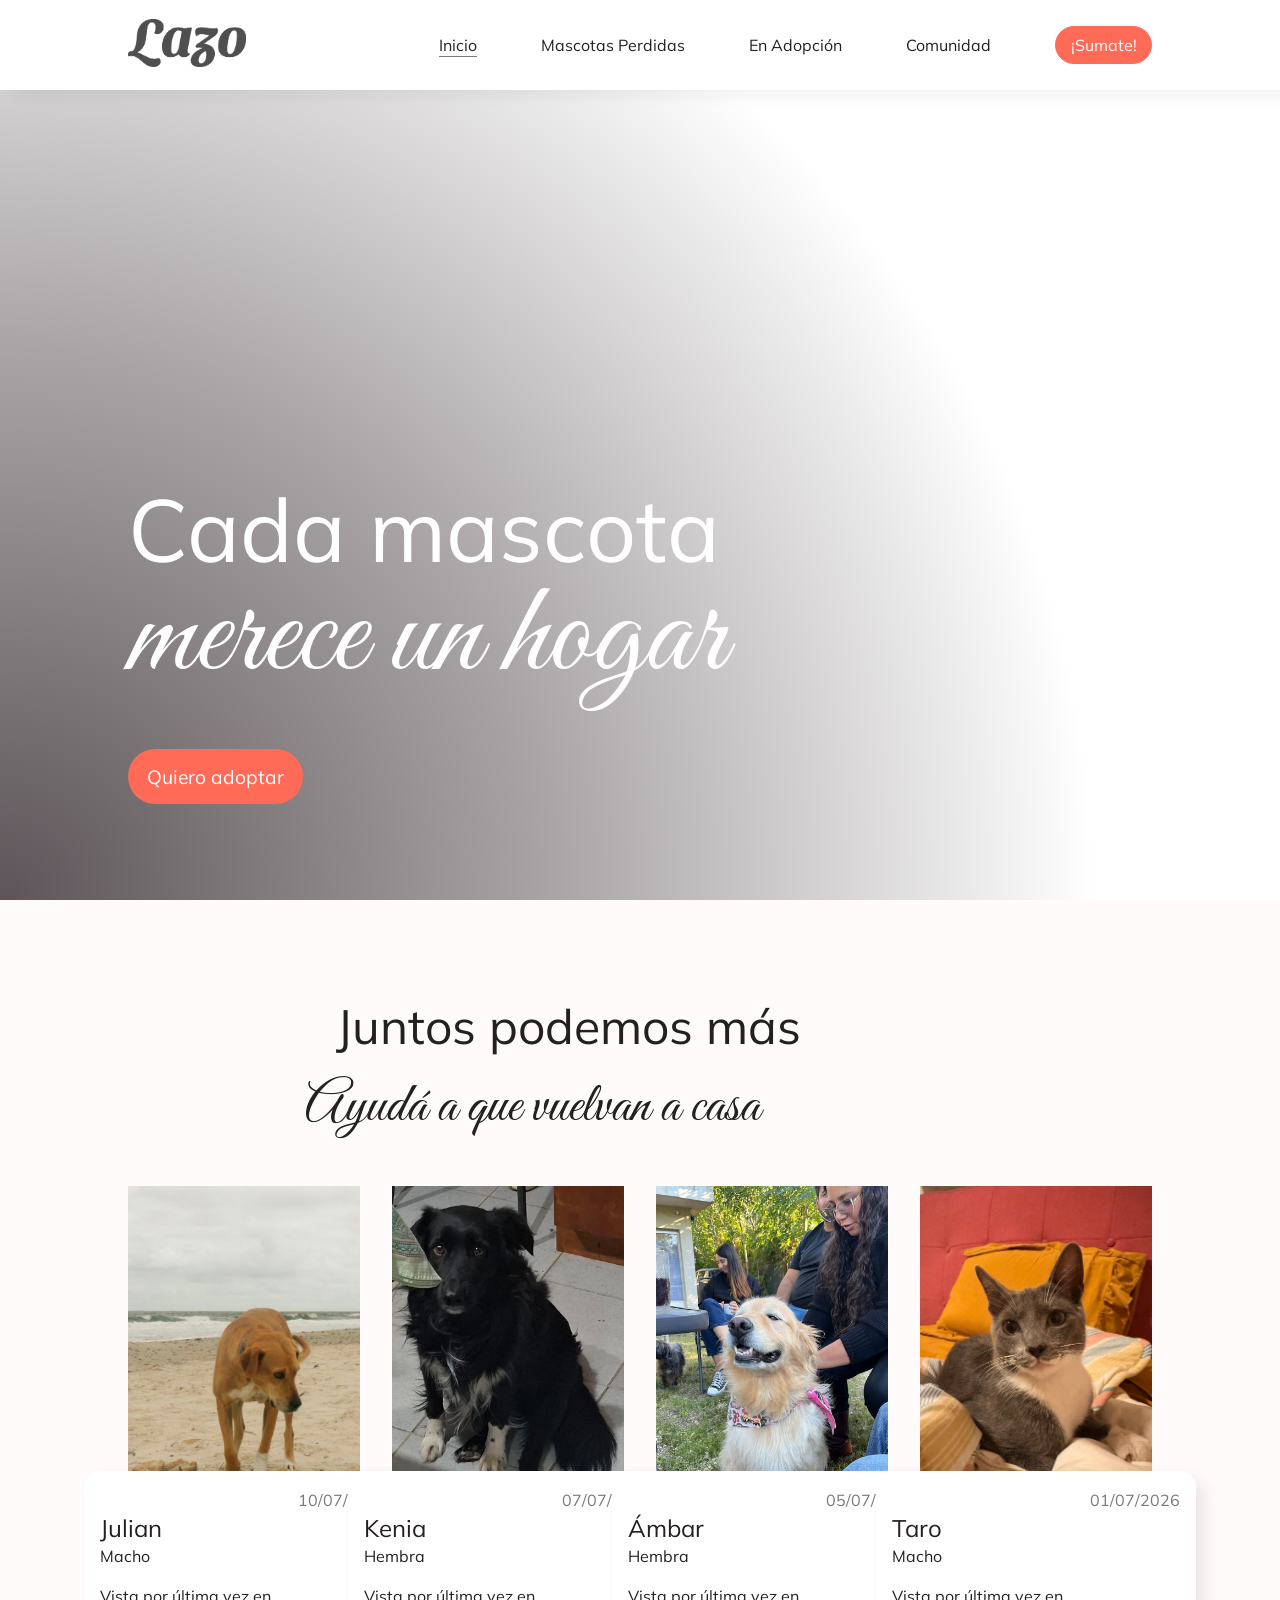
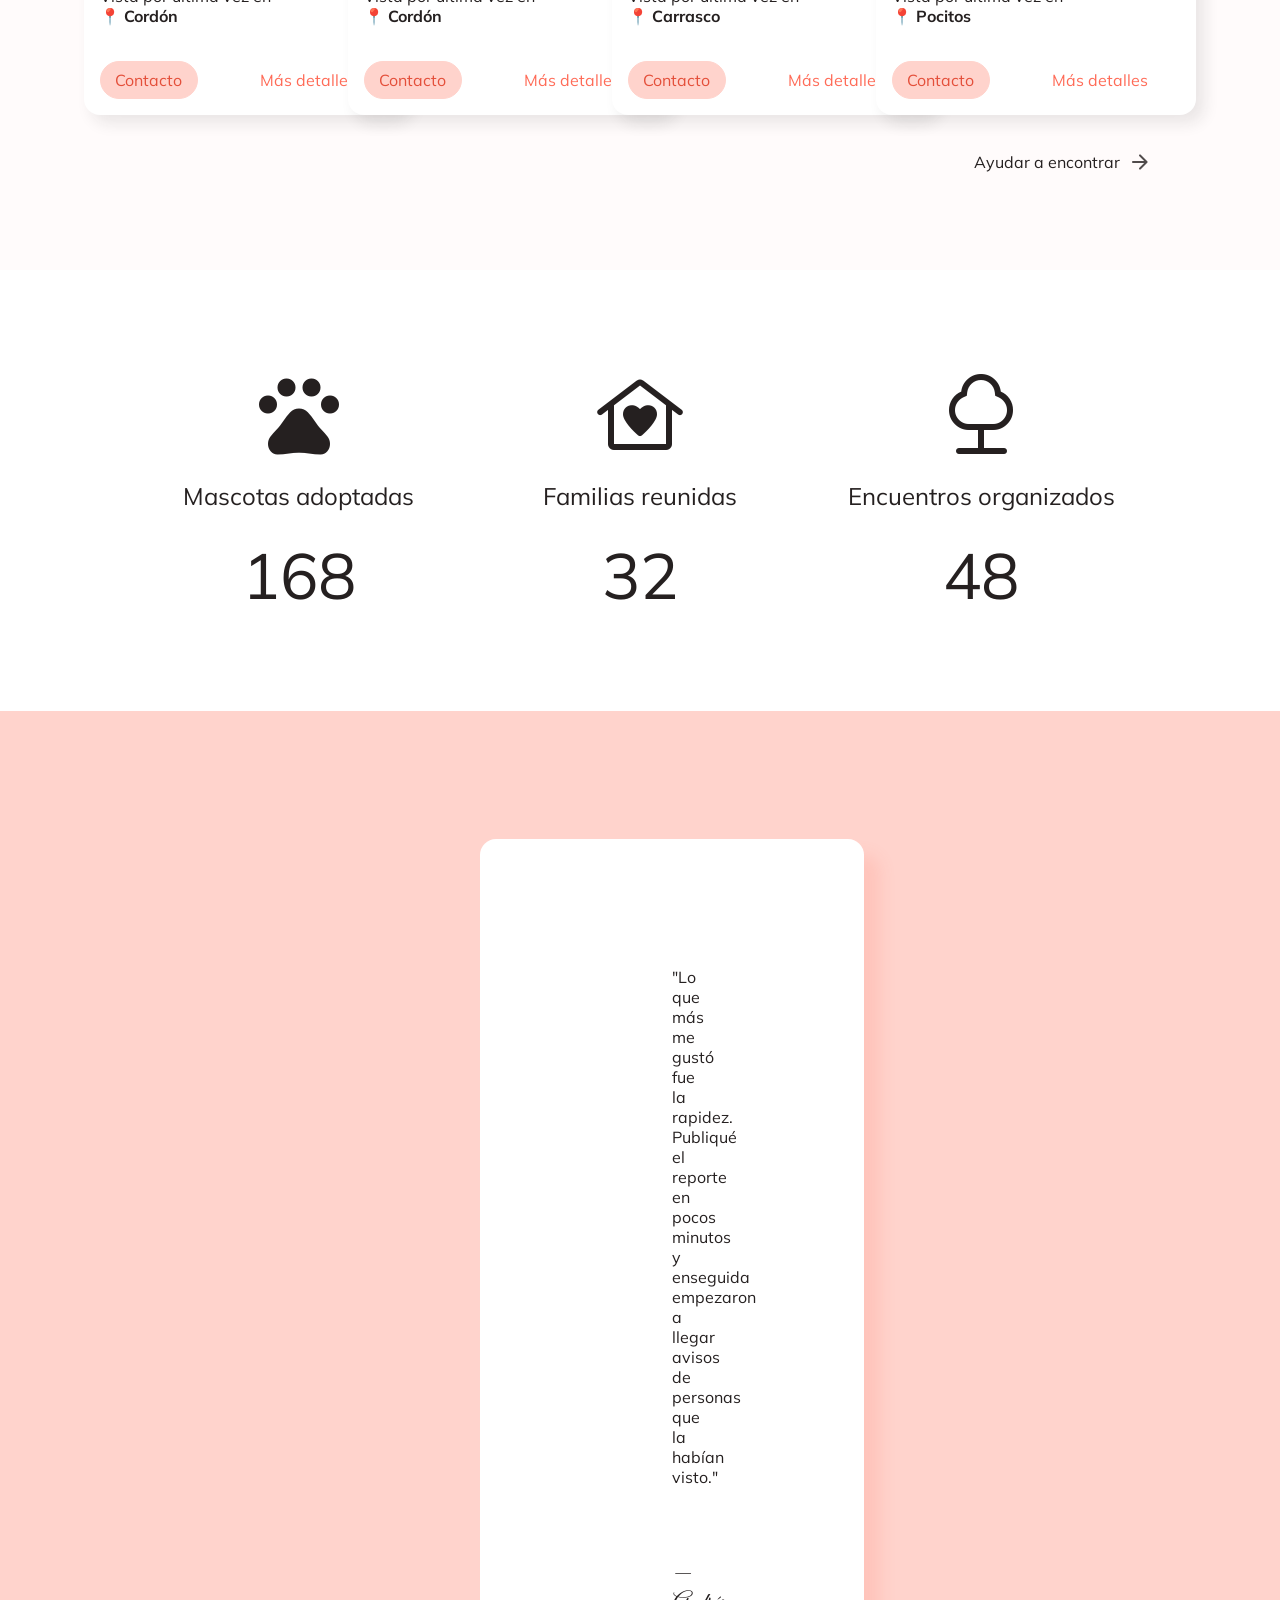
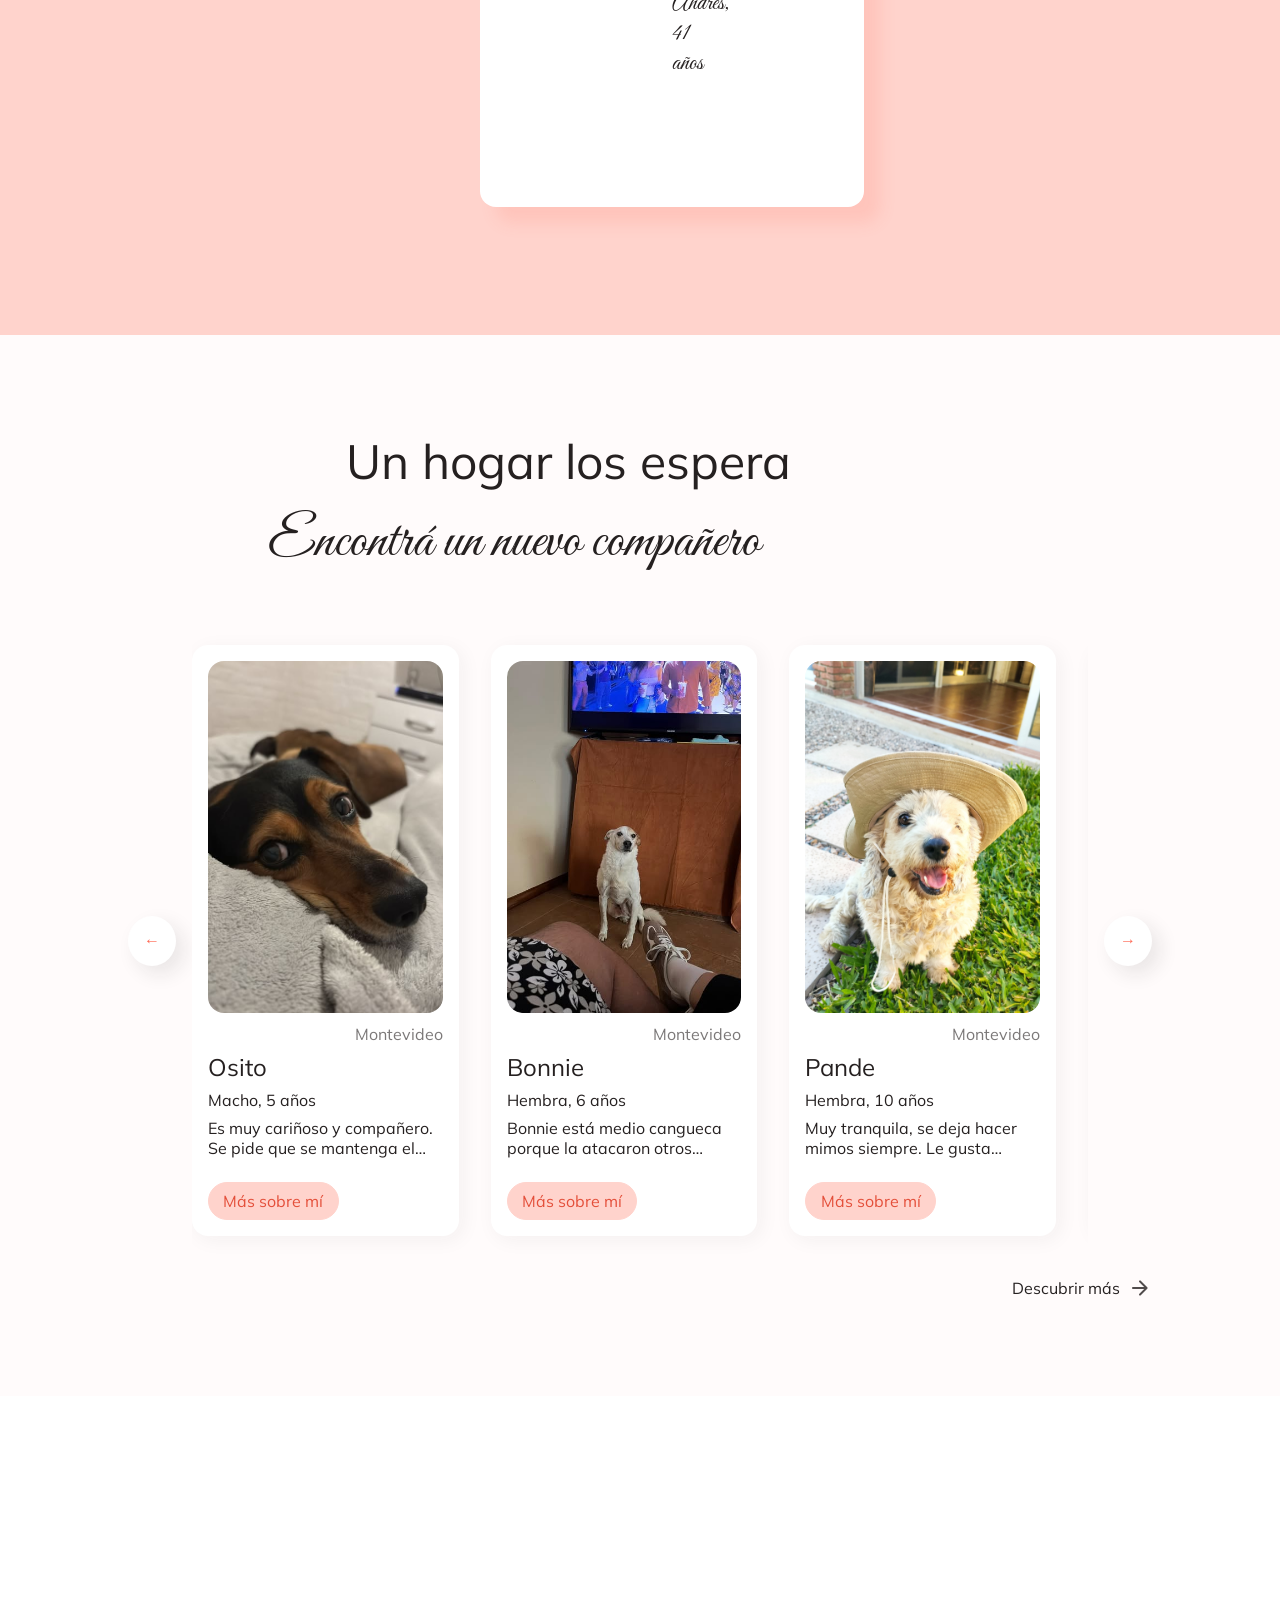
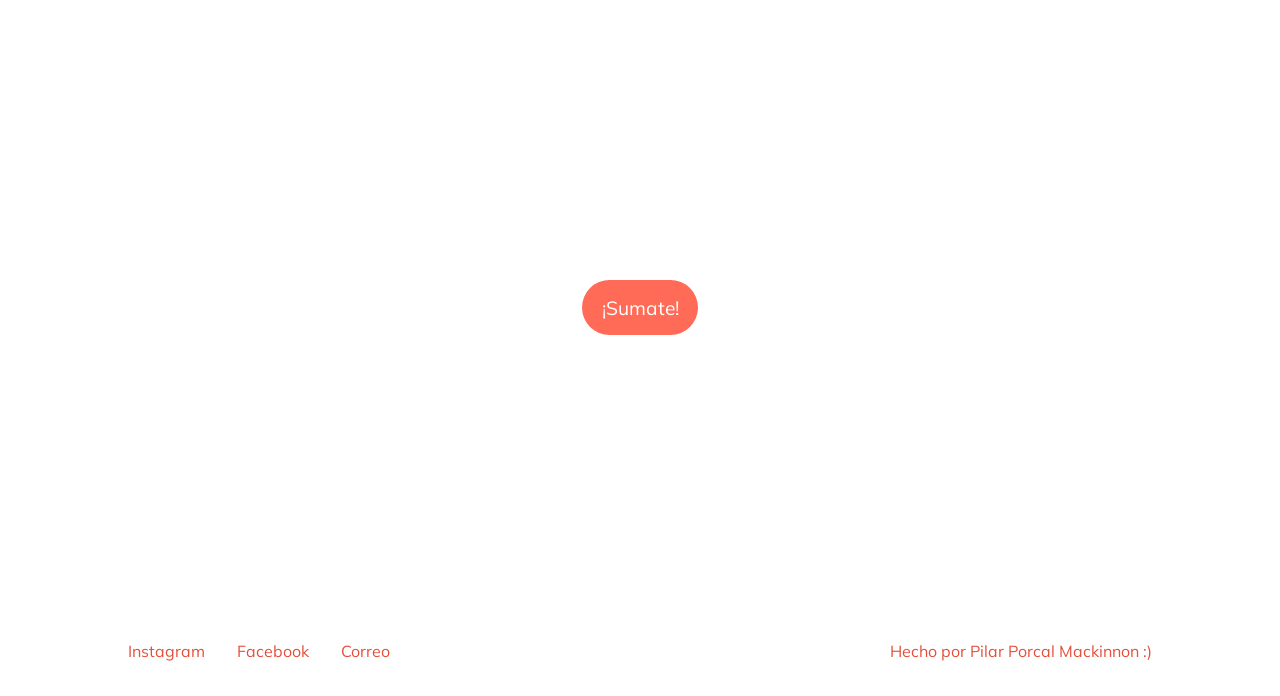
<file: index.html>
<!DOCTYPE html>

<html lang="es">

<head>
    <meta charset="UTF-8">
    <meta name="viewport" content="width=device-width, initial-scale=1.0">
    <title>Lazo</title>
    <meta name="description" content="Lazo. Más que una plataforma, una comunidad. ♥︎">
    <link rel="stylesheet" href="estilos.css">
    <link rel="shortcut icon" href="img/logo.ico" type="image/x-icon">
    <link rel="stylesheet" href="https://fonts.googleapis.com/css2?family=Material+Symbols+Rounded:opsz,wght,FILL,GRAD@24,400,1,0" />
</head>

<body>
    
    <header>
        <a class="boton3" href="index.html"> <img id="logoNav" src="img/logoNegro.png" alt="logo"> </a>
        <nav>
            <a href="index.html" class="activo">Inicio</a>
            <a href="perdidos.html">Mascotas Perdidas</a>
            <a href="adopciones.html">En Adopción</a>
            <a href="#">Comunidad</a>
            <a href="#" id="sumate">¡Sumate!</a>
        </nav>
    </header>

    <section id="principal">

        <div class="contenedorSlides">

            <div class="slide" id="slide1">

                <div class="textosSlide">
                    <h1>Cada mascota<br><span>merece un hogar</span></h1>
                    <a class="boton1" href="adopciones.html">Quiero adoptar <span class="material-symbols-rounded" id="flechita">arrow_forward</span></a>
                </div>

            </div>

            <div class="slide" id="slide2">

                <div class="textosSlide">
                    <h1>Cada mascota<br><span>merece volver a casa</span></h1>
                    <a class="boton1" href="perdidos.html">Quiero ayudar <span class="material-symbols-rounded" id="flechita">arrow_forward</span></a>
                </div>

            </div>

            <div class="slide" id="slide3">

                <div class="textosSlide">
                    <h1>Cada mascota<br><span>merece compañía</span></h1>
                    <a class="boton1" href="#">Quiero participar <span class="material-symbols-rounded" id="flechita">arrow_forward</span></a>
                </div>

            </div>

            <div class="slide" id="slide4">

                <div class="textosSlide">
                    <h1>Cada mascota<br><span>merece un hogar</span></h1>
                    <a class="boton1" href="adopciones.html">Quiero adoptar <span class="material-symbols-rounded" id="flechita">arrow_forward</span></a>
                </div>

            </div>

        </div>

    </section>

    <section id="buscados">

        <h2>Juntos podemos más</h2>
        <h3>Ayudá a que vuelvan a casa</h3>

        <div id="contenedorArticlesBuscados">
        </div>

        <a class="boton2" href="perdidos.html">Ayudar a encontrar <span class="material-symbols-rounded" id="flechita2"> arrow_forward </span></a>

    </section>

    <section id="estadisticas">

        <div>
            <p><span class="material-symbols-rounded">pets</span></p>
            <h3>Mascotas adoptadas</h3>
            <p id="adoptadas">0</p>
        </div>

        <div>
            <p><span class="material-symbols-rounded">family_home</span></p>
            <h3>Familias reunidas</h3>
            <p id="reunidas">0</p>
        </div>

        <div>
            <p><span class="material-symbols-rounded">nature</span></p>
            <h3>Encuentros organizados</h3>
            <p id="encuentros">0</p>
        </div>

    </section>

    <section id="testimonios">
        <article>
            <p class="testimonio"></p>
            <p class="personaTestimonio"></p>
        </article>
    </section>

    <section id="adopciones">

        <h2>Un hogar los espera</h2>
        <h3>Encontrá un nuevo compañero</h3>

        <div id="articulosAdopciones">
            <button class="boton5" id="btnIzquierda">←</button>

            <div id="contenedorArticlesAdopciones">
            </div>

            <button class="boton5" id="btnDerecha">→</button>
        </div>

        <a class="boton2" href="adopciones.html">Descubrir más <span class="material-symbols-rounded" id="flechita2"> arrow_forward </span> </a>

    </section>

    <section id="CTA">
        <div>
            <h2>Más que una plataforma, una comunidad</h2>
            <h3>Un espacio para ayudar, encontrar y compartir.</h3>
            <a class="boton1" href="#">¡Sumate!</a>
        </div>
    </section>

    <footer>

        <div>
            <a href="#">Instagram</a>
            <a href="#">Facebook</a>
            <a href="#">Correo</a>
        </div>

        <p id="creditos">Hecho por Pilar Porcal Mackinnon :)</p>

    </footer>

    <script src="datos.js"></script>
    <script src="script.js"></script>

</body>

</html>
</file>
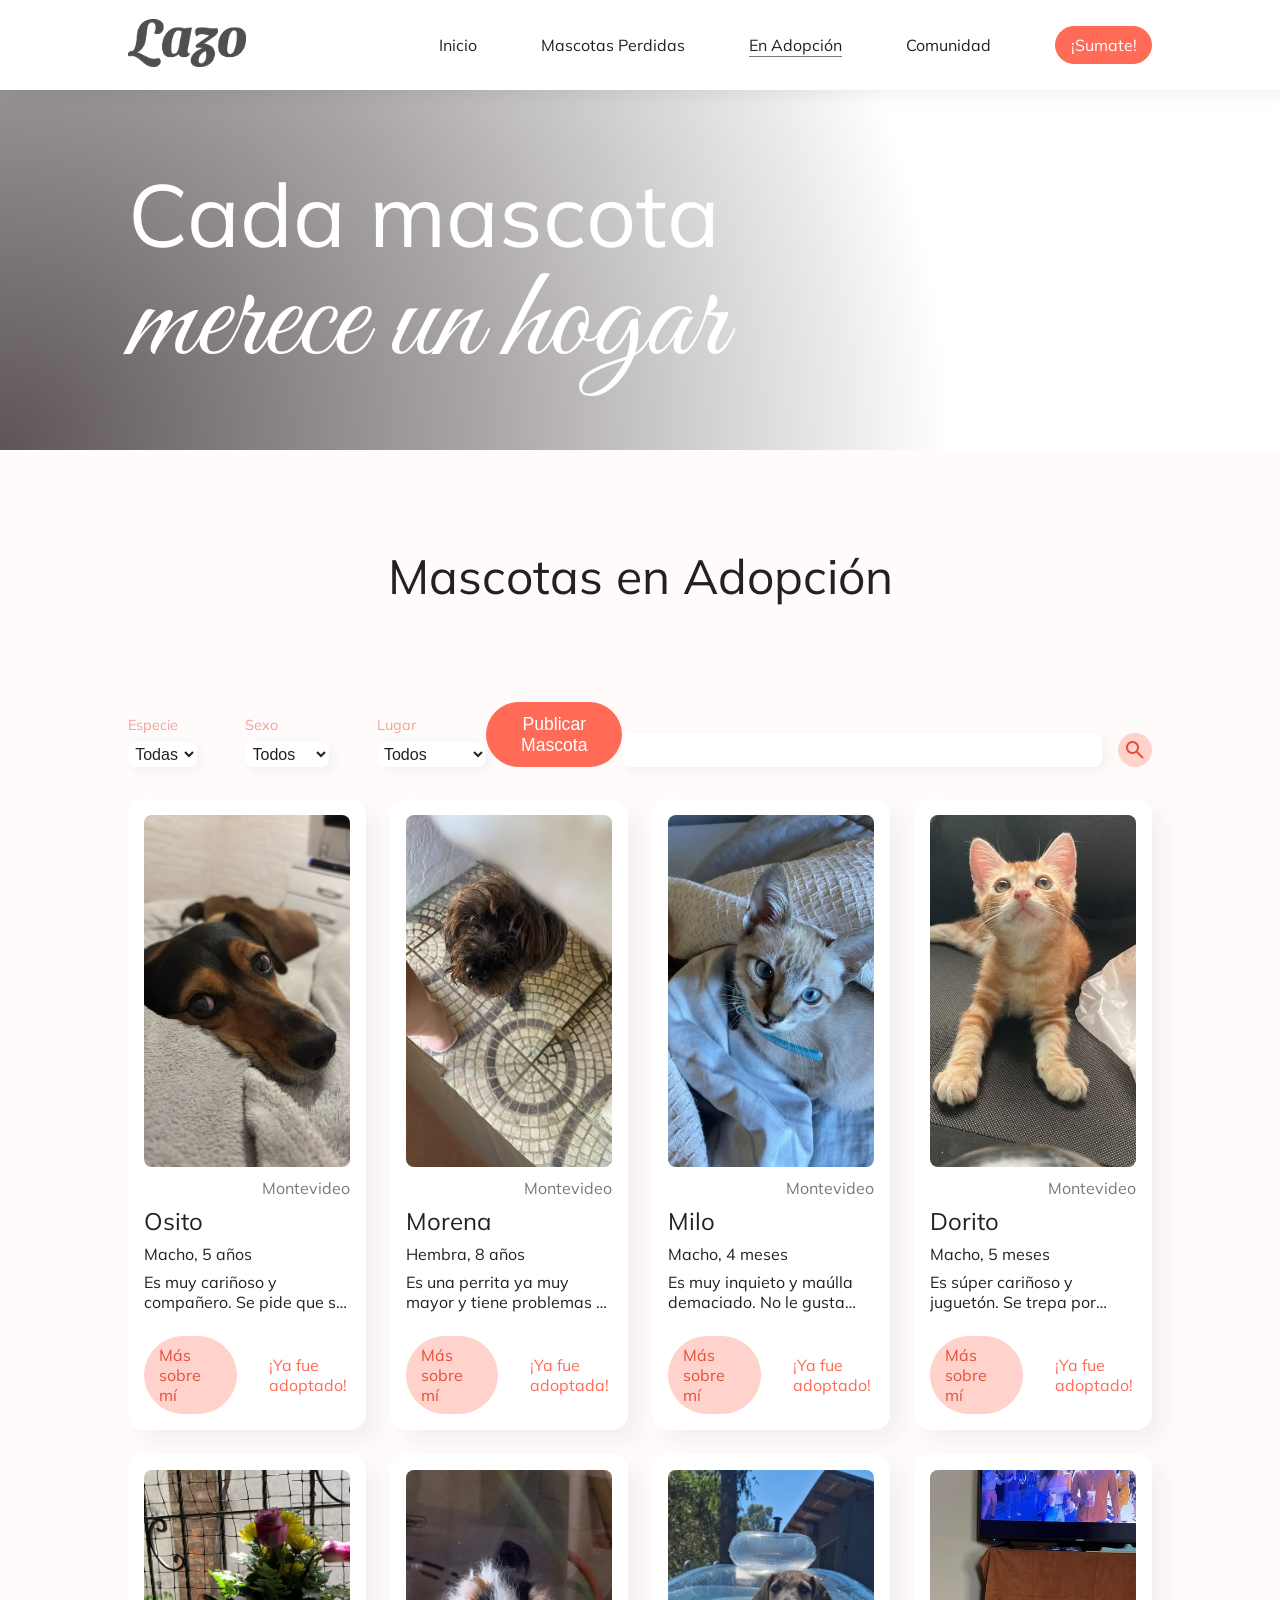
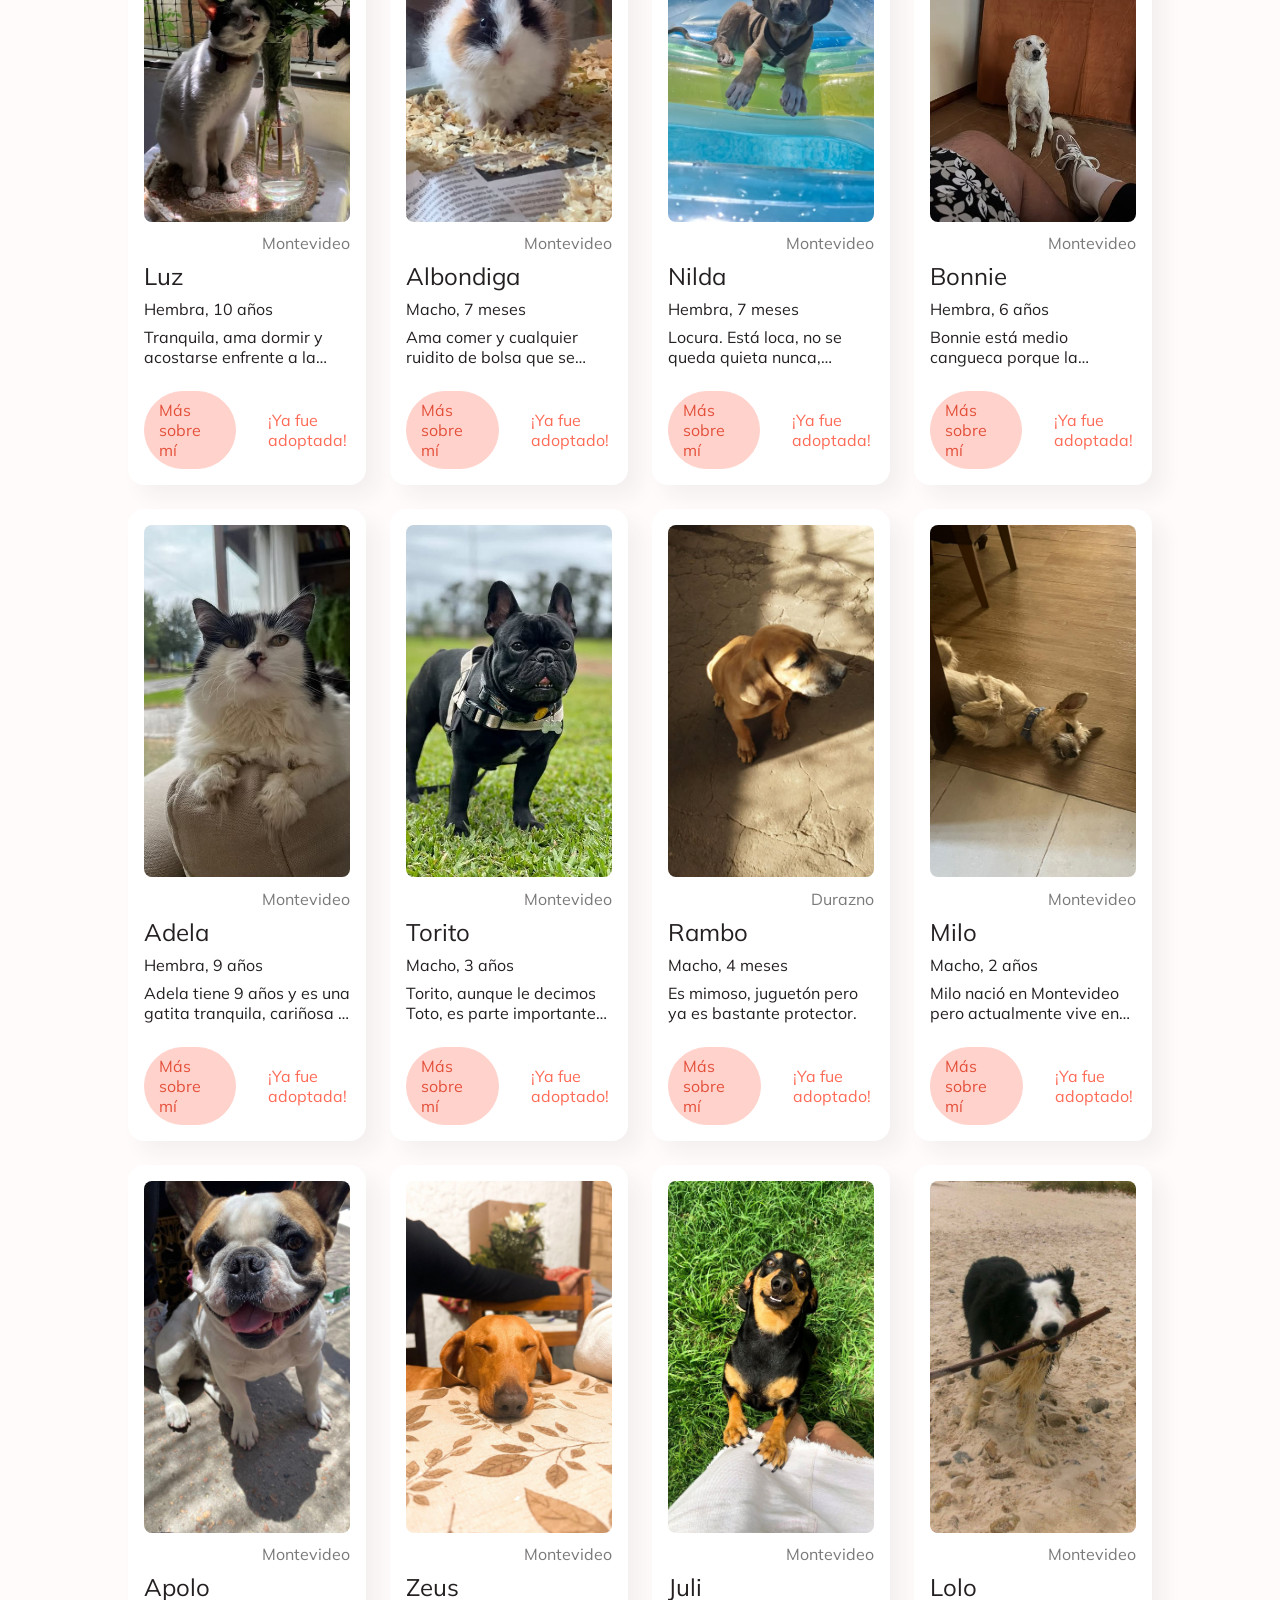
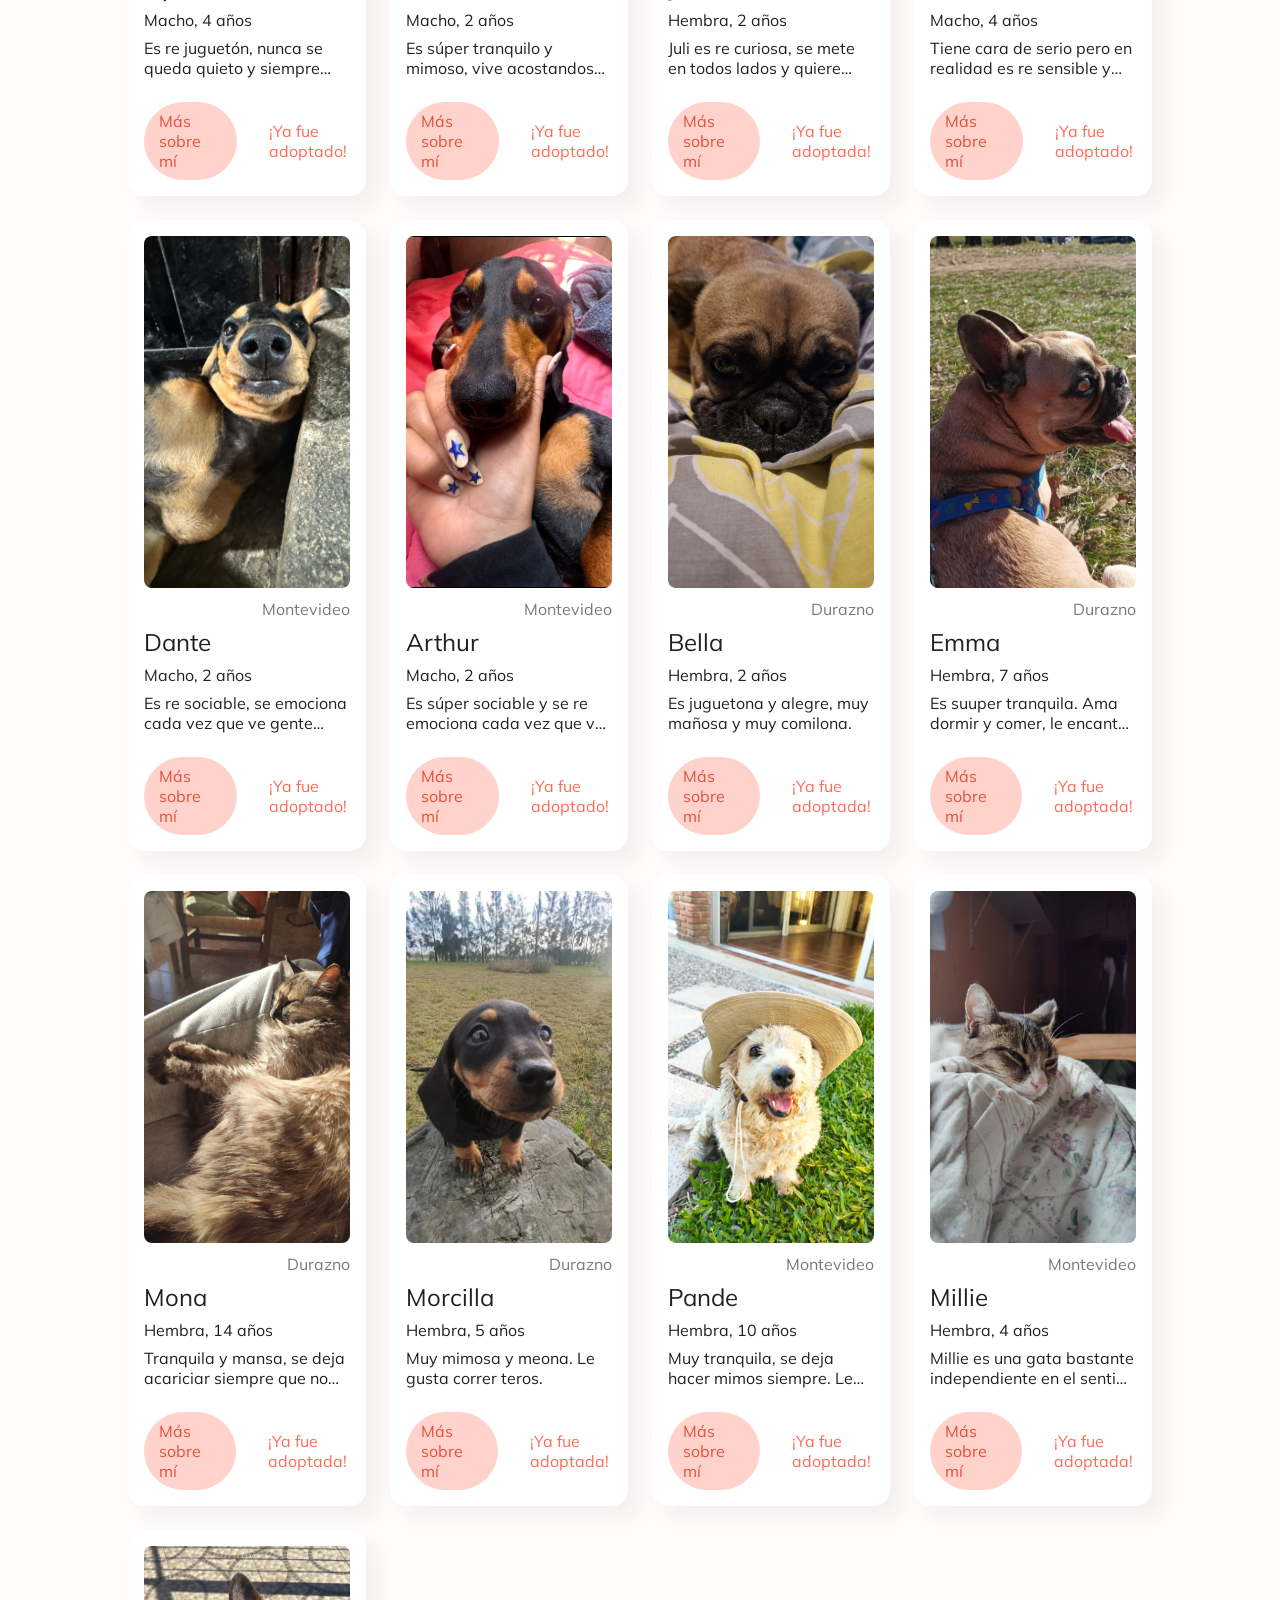
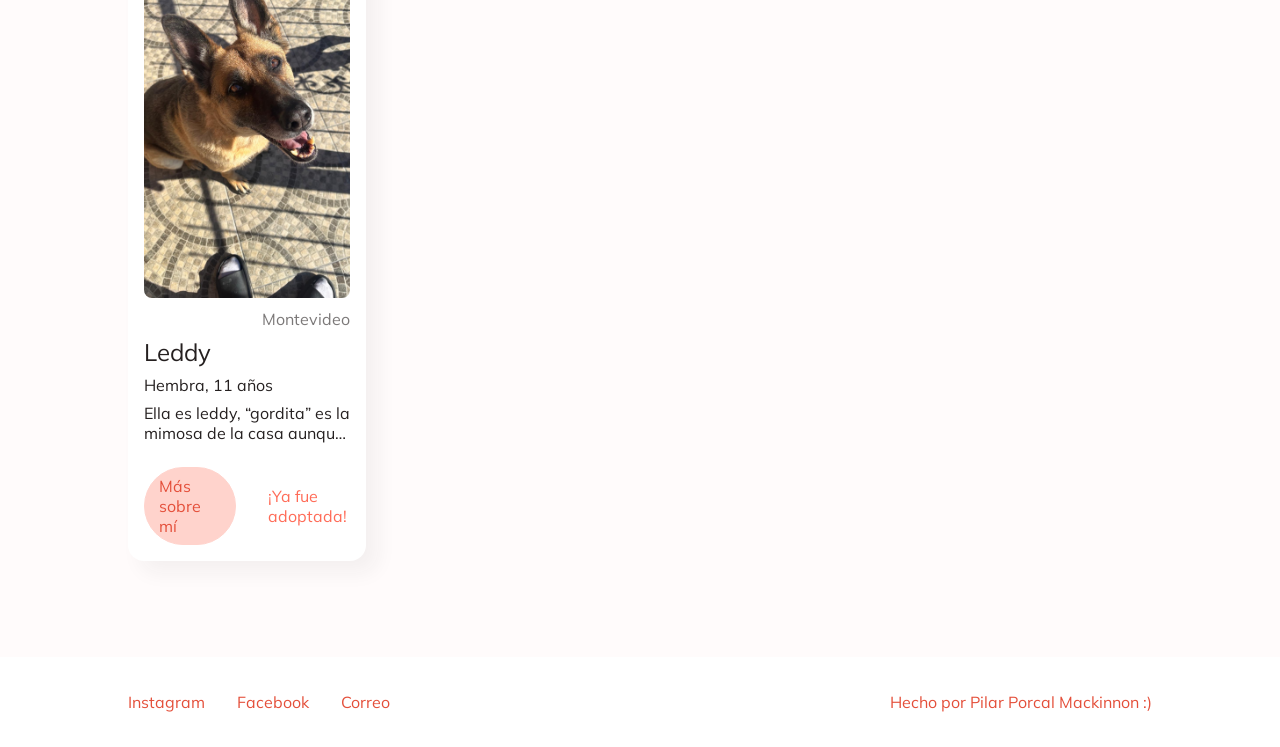
<file: adopciones.html>
<!DOCTYPE html>

<html lang="es">

<head>
    <meta charset="UTF-8">
    <meta name="viewport" content="width=device-width, initial-scale=1.0">
    <title>Lazo | En Adopción</title>
    <meta name="description" content="Lazo. Cada mascota merece un hogar. ♥︎">
    <link rel="stylesheet" href="adopciones.css">
    <link rel="shortcut icon" href="img/logo.ico" type="image/x-icon">
    <link rel="stylesheet" href="https://fonts.googleapis.com/css2?family=Material+Symbols+Rounded:opsz,wght,FILL,GRAD@24,400,1,0" />
</head>

<body>

    <header>
        <a class="boton3" href="index.html"> <img id="logoNav" src="img/logoNegro.png" alt="logo"> </a>
        <nav>
            <a href="index.html">Inicio</a>
            <a href="perdidos.html">Mascotas Perdidas</a>
            <a href="adopciones.html" class="activo">En Adopción</a>
            <a href="#">Comunidad</a>
            <a href="#" id="sumate">¡Sumate!</a>
        </nav>
    </header>

    <section id="principal">
        <div class="textosSlide">
            <h1>Cada mascota<br><span>merece un hogar</span></h1>
        </div>
    </section>

    <section id="adopciones">

        <h2>Mascotas en Adopción</h2>

        <div class="filtros">

            <div class="selects">
                <div class="select">
                    <label for="selectEspecie">Especie</label>
                    <select name="especie" id="selectEspecie">
                    </select> 
                </div>
                <div class="select">
                    <label for="selectSexo">Sexo</label>
                    <select name="sexo" id="selectSexo">
                    </select>
                </div>
                <div class="select">
                    <label for="selectLugar">Lugar</label>
                    <select name="lugar" id="selectLugar">
                    </select>
                </div>
            </div>

            <button class="boton8" id="botonNuevaMascota">
                Publicar Mascota
            </button>

            <div class="buscador">
                <input type="text" id="inputBuscador">
                <span id="buscador" class="material-symbols-rounded"> search </span>
            </div>

        </div>

        <div id="contenedorArticlesAdopciones">
        </div>

    </section>

    <footer>

        <div>
            <a href="#">Instagram</a>
            <a href="#">Facebook</a>
            <a href="#">Correo</a>
        </div>

        <p id="creditos">Hecho por Pilar Porcal Mackinnon :)</p>

    </footer>

    <div id="fondoOscuro">
        <form id="formularioMascota">
            <h2>Nueva Mascota</h2>

            <div id="contenedorCamposFormulario">
            </div>

            <div class="botonesFormulario">
                <button class="boton6" type="button" id="botonCancelar">
                    Cancelar
                </button>

                <button class="boton7" type="button" id="guardarMascota">
                    Guardar
                </button>
            </div>
        </form>
    </div>

    <div id="fondoMensaje">
        <div id="contenedorMensaje"></div>
    </div>
    
    <script src="datos.js"></script>
    <script src="adopciones.js"></script>

</body>

</html>
</file>
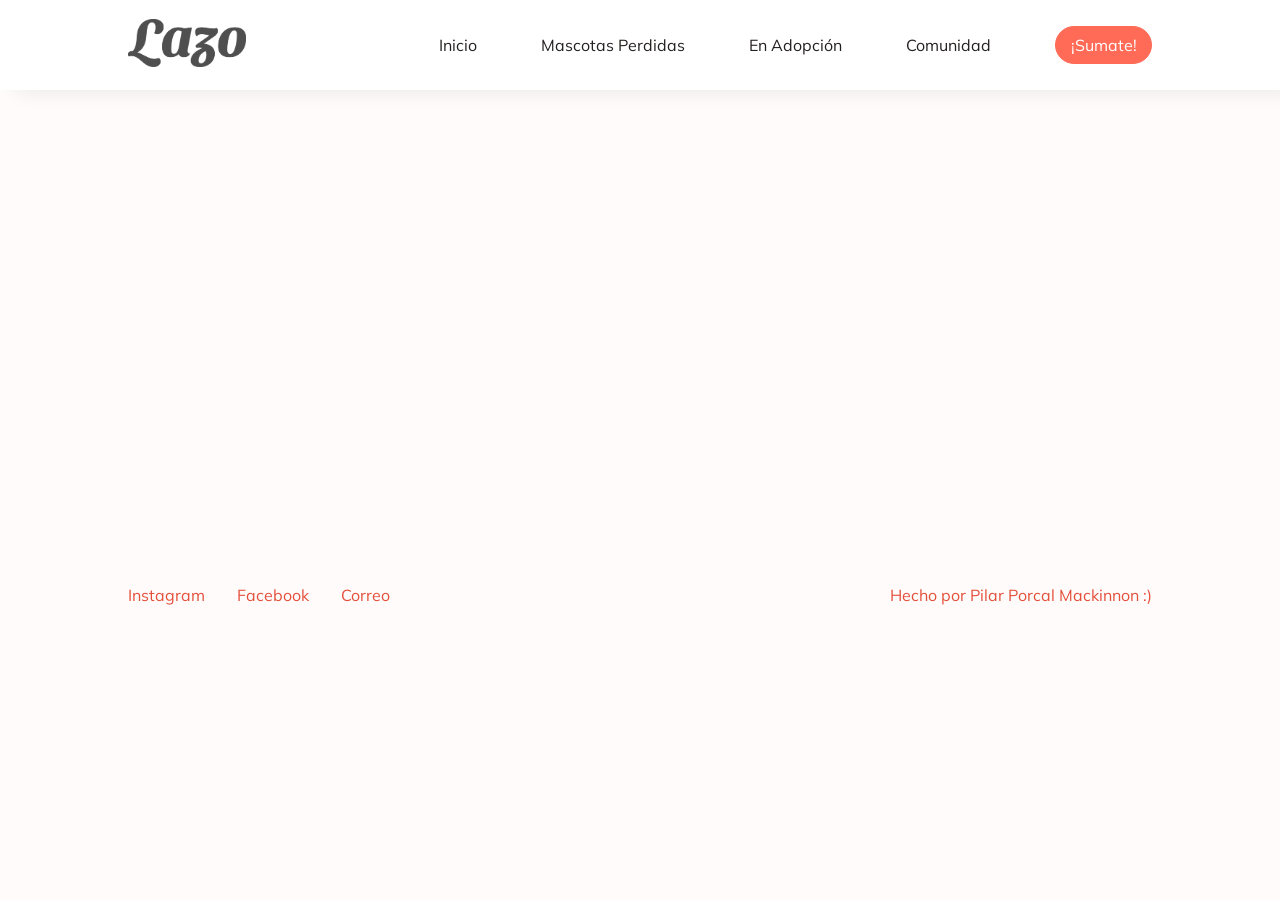
<file: detalle.html>
<!DOCTYPE html>

<html lang="es">

<head>
    <meta charset="UTF-8">
    <meta name="viewport" content="width=device-width, initial-scale=1.0">
    <title>Lazo | Sobre mí</title>
    <meta name="description" content="Lazo. ♥︎">
    <link rel="stylesheet" href="detalle.css">
    <link rel="shortcut icon" href="img/logo.ico" type="image/x-icon">
    <link rel="stylesheet" href="https://fonts.googleapis.com/css2?family=Material+Symbols+Rounded:opsz,wght,FILL,GRAD@24,400,1,0" />
</head>

<body>

    <header>
        <a class="boton3" href="index.html"> <img id="logoNav" src="img/logoNegro.png" alt="logo"> </a>
        <nav>
            <a href="index.html">Inicio</a>
            <a href="perdidos.html">Mascotas Perdidas</a>
            <a href="adopciones.html">En Adopción</a>
            <a href="#">Comunidad</a>
            <a href="#" id="sumate">¡Sumate!</a>
        </nav>
    </header>

    <section id="sobreMi">
    </section>

    <section id="mascotasRelacionadas">
        <h3 id="tituloRelacionadas"></h3>
        <div id="contenedorRelacionadas"></div>
    </section>

    <footer>

        <div>
            <a href="#">Instagram</a>
            <a href="#">Facebook</a>
            <a href="#">Correo</a>
        </div>

        <p id="creditos">Hecho por Pilar Porcal Mackinnon :)</p>

    </footer>

    <script src="datos.js"></script>
    <script src="detalle.js"></script>

</body>

</html>
</file>
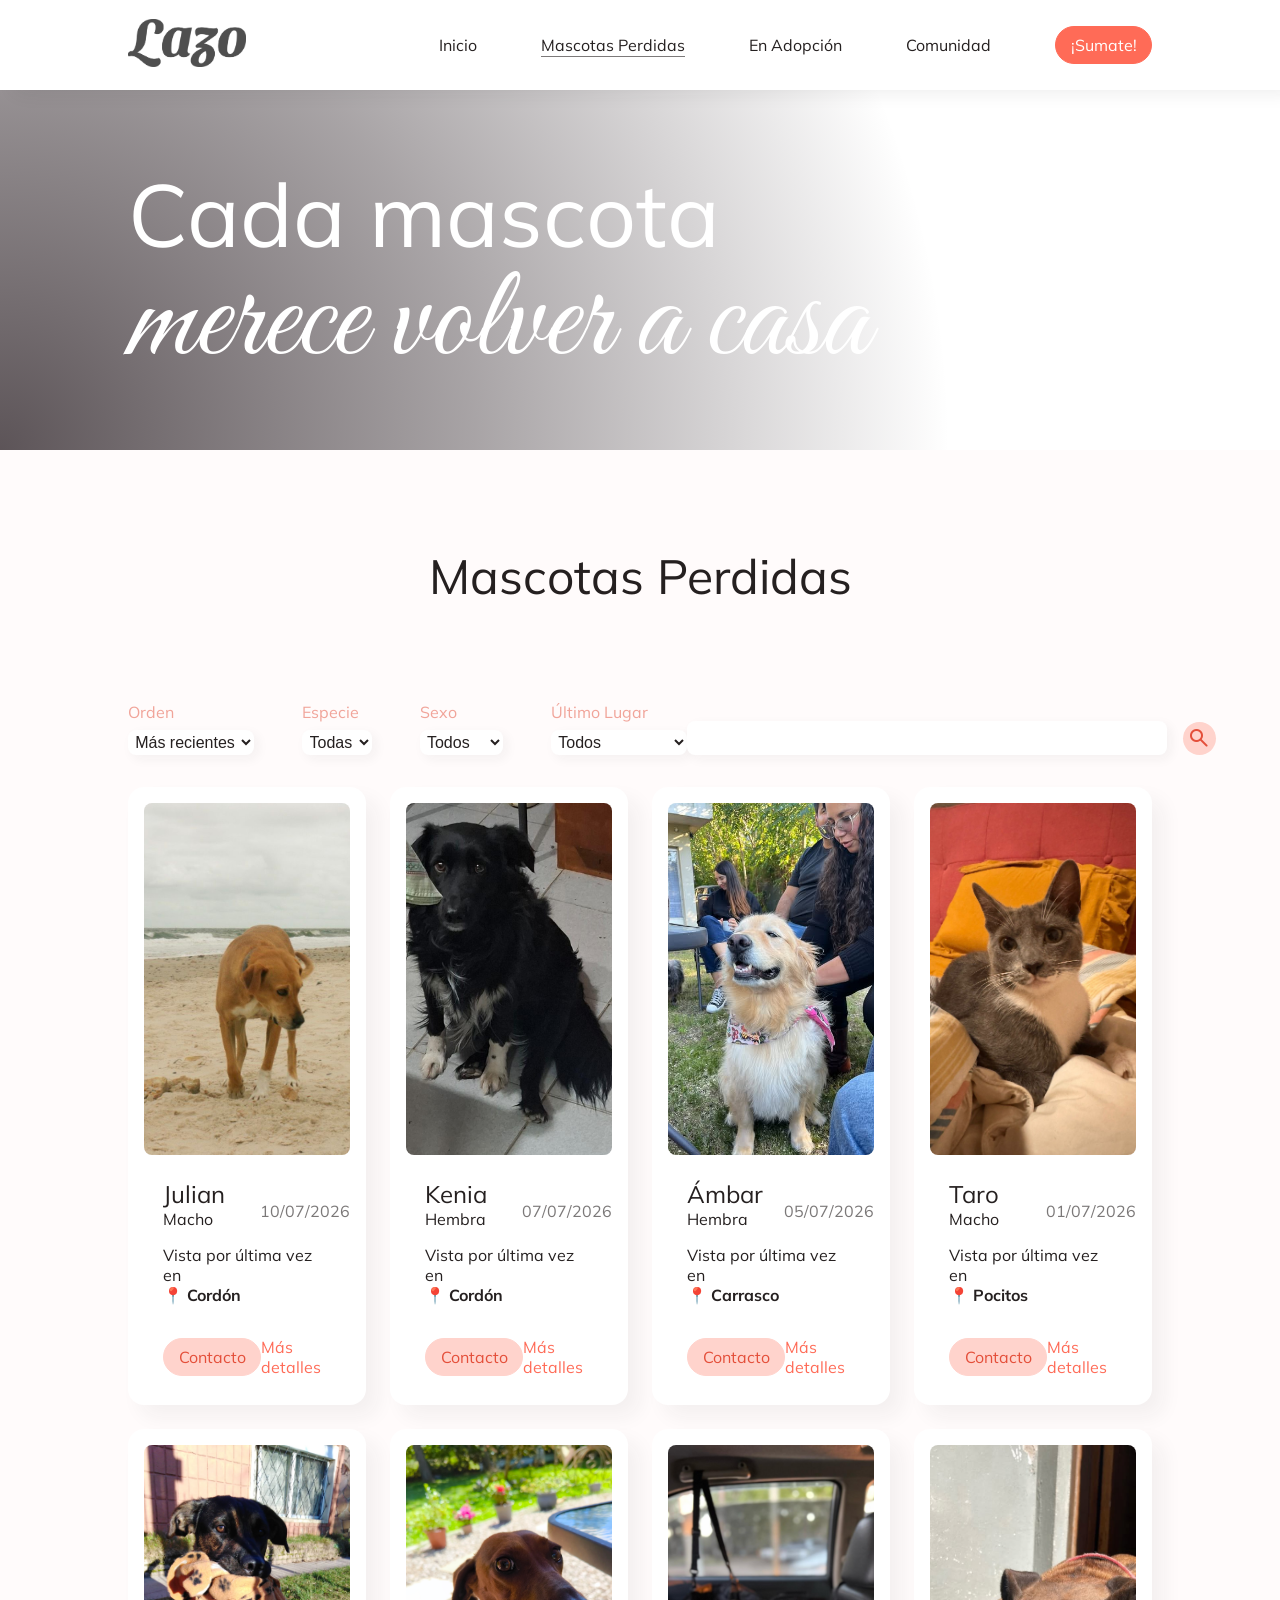
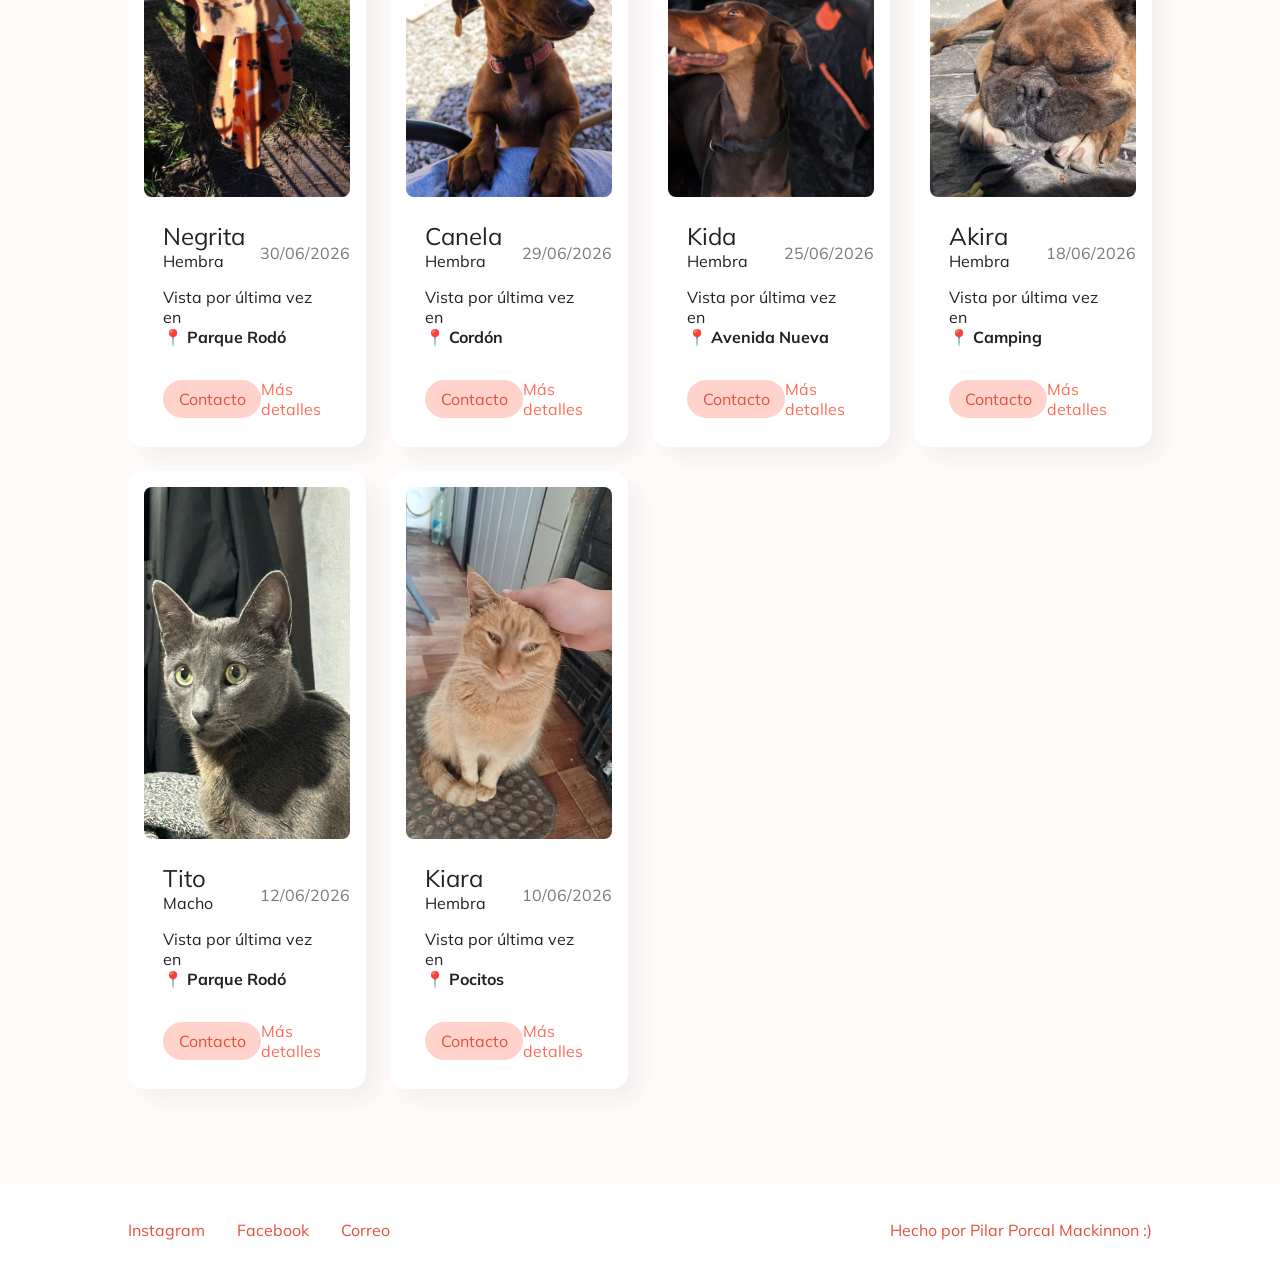
<file: perdidos.html>
<!DOCTYPE html>

<html lang="es">

<head>
    <meta charset="UTF-8">
    <meta name="viewport" content="width=device-width, initial-scale=1.0">
    <title>Lazo | Mascotas Perdidas</title>
    <meta name="description" content="Lazo. Cada mascota merece volver a casa. ♥︎">
    <link rel="stylesheet" href="perdidos.css">
    <link rel="shortcut icon" href="img/logo.ico" type="image/x-icon">
    <link rel="stylesheet" href="https://fonts.googleapis.com/css2?family=Material+Symbols+Rounded:opsz,wght,FILL,GRAD@24,400,1,0" />
</head>

<body>

    <header>
        <a class="boton3" href="index.html"> <img id="logoNav" src="img/logoNegro.png" alt="logo"> </a>
        <nav>
            <a href="index.html">Inicio</a>
            <a href="perdidos.html" class="activo">Mascotas Perdidas</a>
            <a href="adopciones.html">En Adopción</a>
            <a href="#">Comunidad</a>
            <a href="#" id="sumate">¡Sumate!</a>
        </nav>
    </header>

    <section id="principal">
        <div class="textosSlide">
            <h1>Cada mascota<br><span>merece volver a casa</span></h1>
        </div>
    </section>

    <section id="perdidos">

        <h2>Mascotas Perdidas</h2>

        <div class="filtros">

            <div class="selects">

                <div class="select">
                    <label for="selectOrden">Orden</label>
                    <select name="orden" id="selectOrden">
                    </select>
                </div>
                <div class="select">
                    <label for="selectEspecie">Especie</label>
                    <select name="especie" id="selectEspecie">
                    </select> 
                </div>
                <div class="select">
                    <label for="selectSexo">Sexo</label>
                    <select name="sexo" id="selectSexo">
                    </select>
                </div>
                <div class="select">
                    <label for="selectUltimoLugar">Último Lugar</label>
                    <select name="lugar" id="selectUltimoLugar">
                    </select>
                </div>
            
            </div>

            <div class="buscador">
                <input type="text" id="inputBuscador">
                <span id="buscador" class="material-symbols-rounded"> search </span>
            </div>

        </div>

        <div id="contenedorArticlesPerdidos">
        </div>

    </section>

    <footer>

        <div>
            <a href="#">Instagram</a>
            <a href="#">Facebook</a>
            <a href="#">Correo</a>
        </div>

        <p id="creditos">Hecho por Pilar Porcal Mackinnon :)</p>

    </footer>
    
    <script src="datos.js"></script>
    <script src="perdidos.js"></script>

</body>

</html>
</file>
<file: estilos.css>
/*///// Fuentes /////*/

@import url('https://fonts.googleapis.com/css2?family=Mulish:ital,wght@0,200..1000;1,200..1000&display=swap');
@import url('https://fonts.googleapis.com/css2?family=Great+Vibes&display=swap');


/*///// ///// ///// /////*/

*{
    margin: 0;
    padding: 0;
    box-sizing: border-box;
    text-decoration: none;
    scroll-behavior: smooth;
    color: var(--texto);
    font-weight: normal;
}

:root{
    --primario: #FF6B57;
    --primarioLight: #FFD3CC;
    --primarioDark: #E44F3A;
    --fondo: #ffffff;
    --fondoDark: #fffbfb;
    --texto: #252020;
}


/*///// Generales /////*/

body{
    font-family: "Mulish", sans-serif;
    background-color: var(--fondo);
}

section{
    padding: 6em 8em;
}

article img{
    height: 22em;
    width: 100%;
    object-fit: cover;
}

.infoCardPerdidos{
    padding: 1em;
    display: flex;
    flex-direction: column;
    background-color: var(--fondo);
    box-shadow: 8px 8px 16px #23232319;
    gap: 0.2em;
    border-radius: 1em;
    width: 20em;
    position: absolute;
    top: 80%;
    right: 50%;
    transform: translate(50%);
}

.divBotones{
    display: flex;
    justify-content: space-between;
    align-items: center;
}

.descripcion{
    display: -webkit-box;
    -webkit-line-clamp: 2;
    -webkit-box-orient: vertical;
    overflow: hidden;
}

/*///// Slider Principal /////*/

#principal{
    height: 100vh;
    width: 100%;
    padding: 0;
    overflow: hidden;
}

.contenedorSlides{
    display: flex;
    height: 100%;
    transition: transform 0.8s ease;
}

.slide{
    min-width: 100%;
    height: 100%;
    position: relative;
}

#slide1, #slide4{
    background:
    radial-gradient(
	    circle at bottom left,
	    rgba(38, 27, 32, 0.75) 0%,
	    rgba(38, 27, 32, 0.4) 35%,
	    rgba(38, 27, 32, 0) 70%
    ), url(https://images.unsplash.com/photo-1450778869180-41d0601e046e?q=80&w=1886&auto=format&fit=crop&ixlib=rb-4.1.0&ixid=M3wxMjA3fDB8MHxwaG90by1wYWdlfHx8fGVufDB8fHx8fA%3D%3D);
    background-size: cover;
    background-position: center;
    background-repeat: no-repeat;
    position: relative;
}

#slide2{
    background:
    radial-gradient(
	    circle at bottom left,
	    rgba(38, 27, 32, 0.75) 0%,
	    rgba(38, 27, 32, 0.4) 35%,
	    rgba(38, 27, 32, 0) 70%
    ), url(https://images.unsplash.com/photo-1620761357367-72797445aa1b?q=80&w=1740&auto=format&fit=crop&ixlib=rb-4.1.0&ixid=M3wxMjA3fDB8MHxwaG90by1wYWdlfHx8fGVufDB8fHx8fA%3D%3D);
    background-size: cover;
    background-position: center;
    background-repeat: no-repeat;
    position: relative;
}

#slide3{
    background:
    radial-gradient(
	    circle at bottom left,
	    rgba(38, 27, 32, 0.75) 0%,
	    rgba(38, 27, 32, 0.4) 35%,
	    rgba(38, 27, 32, 0) 70%
    ), url(https://images.unsplash.com/photo-1638766211645-505c1c678b2b?q=80&w=1740&auto=format&fit=crop&ixlib=rb-4.1.0&ixid=M3wxMjA3fDB8MHxwaG90by1wYWdlfHx8fGVufDB8fHx8fA%3D%3D);
    background-size: cover;
    background-position: center;
    background-repeat: no-repeat;
    position: relative;
}

#principal .textosSlide{
    position: absolute;
    bottom: 6em;
    left: 8em;
}


/*///// Navegación /////*/

header{
    padding: 2em 8em;
    background: var(--fondo);
    display: flex;
    justify-content: space-between;
    align-items: center;
    height: 10vh;
    position: fixed;
    z-index: 10000;
    width: 100%;
    box-shadow: 16px 0px 20px #23232319;
}

footer{
    padding: 2em 8em;
    display: flex;
    justify-content: space-between;
    align-items: center;
    height: 10vh;
    text-align: center;
}

footer div{
    display: flex;
    gap: 2em;
}

nav{
    display: flex;
    align-items: center;
    gap: 4em;
}

#sumate{
    background-color: var(--primario);
    padding: 0.5em 0.9em;
    border-radius: 5em;
    color: var(--fondo);
    border: 1px solid var(--primario);
    transition: 0.3s;
}

#sumate:hover{
    background-color:rgba(255, 197, 207, 0);
    color: var(--primario);
    transition: 0.3s;
}

#logoNav{
    height: 3em;
    opacity: 80%;
}

.boton1{
    padding: 0.8em 1em;
    background-color: var(--primario);
    color: var(--fondo);
    border-radius: 5em;
    font-size: 1.2em;
    display: flex;
    align-items: center;
    width: fit-content;
    transition: 0.3s;
}

#flechita{
    width: 0;
    transition: 0.3s;
    transform: translateX(-1em);
    opacity: 0;
    color: var(--primarioDark);
}

.boton1:hover{
    background-color: var(--primarioLight);
    color: var(--primarioDark);
    transition: 0.3s;
    gap: 1em;
}

.boton1:hover #flechita{
    width: 20px;
    transition: 0.3s;
    transform: translateX(0);
    opacity: 80%;
}

a:not(#sumate):not(.boton1):not(.boton3){
    position: relative;
}

a:not(#sumate):not(.boton1):not(.boton3):not(.activo)::after{
    content: "";
    position: absolute;
    left: 0;
    bottom: -2px;
    width: 0;
    height: 1.5px;
    background: currentColor;
    opacity: 60%;
    transition: 0.2s;
}

a:not(#sumate):not(.boton1):not(.boton3):not(.activo):hover::after{
    width: 100%;
    transition: 0.2s;
}

.activo::after{
    content: "";
    position: absolute;
    left: 0;
    bottom: -2px;
    width: 100%;
    height: 1.5px;
    background: currentColor;
    opacity: 60%;
    transition: 0.2s;
}

article a{
    margin-top: 1em;
    display: inline-block;
    width: fit-content;
    border-radius: 5em;
    padding: 0.5em 0.9em;
    background-color: var(--primarioLight);
    color: var(--primarioDark);
    border: 1px solid var(--primarioLight);
    transition: 0.3s;
}

article a:hover:not(.boton4){
    background-color: #a20f3900;
    color: var(--primarioDark);
    border: 1px solid var(--primarioDark);
    transition: 0.3s;
}

.boton2{
    display: flex;
    width: fit-content;
    margin-left: auto;
    justify-content: flex-end;
    align-items: center;
    gap: 0.5em;
}

#flechita2{
    font-size: 20;
    opacity: 80%;
}

.boton5{
    background-color: var(--fondo);
    border: none;
    color: var(--primario);
    border-radius: 50%;
    box-shadow: 8px 8px 20px #23232319;
    height: fit-content;
    padding: 1em;
    transition: 0.3s;
    font-size: 1em;
}

.boton5:hover{
    background-color: var(--primarioLight);
    transition: 0.3s;
}


/*///// Tipografía /////*/

h1{
    font-size: 5.5em;
    color: var(--fondo);
    margin-bottom: 0.5em;
    line-height: 1;
}

h1 span{
    font-family: "Great Vibes", cursive;
    font-size: 1.5em;
    font-weight: 500;
    color: var(--fondo);
}

#principal div h3{
    color: var(--fondo);
    margin-bottom: 0.5em;
    font-size: 1em;
}

h2{
    text-align: center;
    font-size: 3em;
    margin-right: 3em;
}

article h3, #estadisticas h3{
    font-family: "Mulish", sans-serif;
    font-size: 1.5em;
    margin: 0;
    text-align: left;
}

#estadisticas h3{
    text-align: center;
    margin-bottom: 1em;
}

h3{
    font-size: 3.5em;
    text-align: right;
    margin-bottom: 0.5em;
    margin-right: 7em;
    font-family: "Great Vibes", cursive;
}

#CTA h2, #CTA h3, #CTA p{
    color: var(--fondo);
    margin: 0;
    text-align: center;
}

footer p, footer a{
    color: var(--primarioDark);
}

/*///// Articles Buscando Volver a Casa  /////*/

#buscados{
    display: flex;
    flex-direction: column;
    gap: 1em 2em;
    background-color: var(--fondoDark);
}

#contenedorArticlesBuscados{
    display: grid;
    grid-template-columns: repeat(4, 1fr);
    gap: 1em 2em;
}

#buscados article{
    position: relative;
    margin-bottom: 12em;
}

.boton4{
    background-color: #a20f3900;
    border: none;
    color: var(--primario);
    padding: 0;
    margin-right: 2em;
}

.ultimaVez{
    padding: 1em 0;
}

.ultimaVez span{
    font-weight: 700;
}


/*///// Estadísticas /////*/

#estadisticas{
    display: flex;
}

#estadisticas div{
    width: 100%;
    text-align: center;
}

#estadisticas span{
    font-size: 1.5em;
    margin-bottom: 0.2em;
}

#estadisticas p{
    font-size: 4em;
    
}

/*///// Testimonios /////*/

#testimonios{
    background-color: var(--primarioLight);
}

#testimonios article{
    box-shadow: 16px 16px 16px rgba(255, 107, 87, 0.147);
    background-color: var(--fondo);
    border-radius: 1em;
    margin: 2em 22em;
    padding: 8em 12em;
}

.personaTestimonio{
    font-family: "Great Vibes", cursive;
    text-align: right;
    margin-top: 3em;
    font-size: 1.5em;
}


/*///// Articles Adopciones /////*/

#adopciones{
    display: flex;
    flex-direction: column;
    gap: 1em;
    background-color: var(--fondoDark);
}

#adopciones img{
    border-radius: 1em;
}

#articulosAdopciones{
    display: flex;
    align-items: center;
    gap: 1em;
}

.contenedorArticlesAdopciones::-webkit-scrollbar{
    display: none;
    width: 0;
    height: 0;
}

#contenedorArticlesAdopciones{
    scrollbar-width: none;
    display: flex;
    gap: 2em;
    overflow-x: auto;
    padding: 1.5em 0;
}

#contenedorArticlesAdopciones article{
    display: flex;
    flex-direction: column;
    gap: 0.5em;
    flex-shrink: 0;
    width: calc((100% - 6em) / 3);
    background-color: var(--fondo);
    border-radius: 1em;
    box-shadow: 4px 4px 20px #2323230d;
    padding: 1em;
}

.lugar, .fecha{
    text-align: right;
    opacity: 60%;
    margin-top: 0.2em;
}


/*///// Call To Action /////*/

#CTA{
    height: 90vh;
    background-image: url(https://images.unsplash.com/photo-1546377791-2e01b4449bf0?q=80&w=2533&auto=format&fit=crop&ixlib=rb-4.1.0&ixid=M3wxMjA3fDB8MHxwaG90by1wYWdlfHx8fGVufDB8fHx8fA%3D%3D);
    background-size: cover;
    background-position: center;
    position: relative;
}

#CTA div{
    position: absolute;
    top: 35%;
    left: 50%;
    transform: translate(-50%);
    width: 100%;
    display: flex;
    flex-direction: column;
    align-items: center;
    gap: 1em;
}

#CTA a{
    margin-top: 2em;
}
</file>
<file: adopciones.css>
/*///// Fuentes /////*/

@import url('https://fonts.googleapis.com/css2?family=Mulish:ital,wght@0,200..1000;1,200..1000&display=swap');
@import url('https://fonts.googleapis.com/css2?family=Great+Vibes&display=swap');


/*///// ///// ///// /////*/

*{
    margin: 0;
    padding: 0;
    box-sizing: border-box;
    text-decoration: none;
    scroll-behavior: smooth;
    color: var(--texto);
    font-weight: normal;
}

:root{
    --primario: #FF6B57;
    --primarioLight: #FFD3CC;
    --primarioDark: #E44F3A;
    --fondo: #ffffff;
    --fondoDark: #fffbfb;
    --texto: #252020;
}


/*///// Generales /////*/

.mensajeError{
    color: red;
    font-size: 0.5em;
    margin-top: -0.5em;
}

.error{
    border: 1px solid red !important;
}

body{
    font-family: "Mulish", sans-serif;
    background-color: var(--fondo);
}

section{
    padding: 6em 8em;
}

article img{
    height: 22em;
    width: 100%;
    object-fit: cover;
    border-radius: 0.5em;
}

#principal{
    background:
    radial-gradient(
	    circle at bottom left,
	    rgba(38, 27, 32, 0.75) 0%,
	    rgba(38, 27, 32, 0.4) 35%,
	    rgba(38, 27, 32, 0) 70%
    ), url(https://images.unsplash.com/photo-1450778869180-41d0601e046e?q=80&w=1886&auto=format&fit=crop&ixlib=rb-4.1.0&ixid=M3wxMjA3fDB8MHxwaG90by1wYWdlfHx8fGVufDB8fHx8fA%3D%3D);
    background-size: cover;
    background-position: center;
    background-repeat: no-repeat;
    position: relative;
    height: 50vh;
}

#principal div{
    position: absolute;
    bottom: 1em;
}

.descripcion{
    display: -webkit-box;
    -webkit-line-clamp: 2;
    -webkit-box-orient: vertical;
    overflow: hidden;
}

.filtros{
    display: flex;
    justify-content: space-between;
    align-items:flex-end;
    margin-bottom: 2em;
}

.selects{
    display: flex;
    gap: 3em;
    justify-content: right;
}

.selects select{
    padding: 0.2em;
    background-color: var(--fondo);
    border: none;
    box-shadow: 4px 4px 12px #2323230d;
    border-radius: 0.5em;
    font-size: 1em;
    
}

.select{
    display: flex;
    flex-direction: column;
    gap: 0.5em;
}

.buscador{
    display: flex;
    gap: 1em;
    align-items: center;
}

#buscador{
    background-color: var(--primarioLight);
    color: var(--primarioDark);
    border-radius: 1em;
    padding: 0.2em;
}

#inputBuscador{
    background-color: var(--fondo);
    box-shadow: 4px 4px 12px #2323230d;
    font-size: 1em;
    width: 30em;
    border: none;
    border-radius: 0.5em;
    padding: 0.5em 1em;
}

.contenedorBotones{
    display: flex;
    gap: 2em;
    align-items: center;
}


/*///// Navegación /////*/

header{
    padding: 2em 8em;
    background: var(--fondo);
    display: flex;
    justify-content: space-between;
    align-items: center;
    height: 10vh;
    position: fixed;
    z-index: 10000;
    width: 100%;
    box-shadow: 16px 0px 20px #23232319;
}

footer{
    padding: 2em 8em;
    display: flex;
    justify-content: space-between;
    align-items: center;
    height: 10vh;
    text-align: center;
}

footer div{
    display: flex;
    gap: 2em;
}

nav{
    display: flex;
    align-items: center;
    gap: 4em;
}

#sumate{
    background-color: var(--primario);
    padding: 0.5em 0.9em;
    border-radius: 5em;
    color: var(--fondo);
    border: 1px solid var(--primario);
    transition: 0.3s;
}

#sumate:hover{
    background-color:rgba(255, 197, 207, 0);
    color: var(--primario);
    transition: 0.3s;
}

#logoNav{
    height: 3em;
    opacity: 80%;
}

.boton1{
    padding: 0.8em 1em;
    background-color: var(--primario);
    color: var(--fondo);
    border-radius: 5em;
    font-size: 1.2em;
    display: flex;
    align-items: center;
    width: fit-content;
    transition: 0.3s;
}

#flechita{
    width: 0;
    transition: 0.3s;
    transform: translateX(-1em);
    opacity: 0;
    color: var(--primarioDark);
}

.boton1:hover{
    background-color: var(--primarioLight);
    color: var(--primarioDark);
    transition: 0.3s;
    gap: 1em;
}

.boton1:hover #flechita{
    width: 20px;
    transition: 0.3s;
    transform: translateX(0);
    opacity: 80%;
}

a:not(#sumate):not(.boton1):not(.boton3){
    position: relative;
}

a:not(#sumate):not(.boton1):not(.boton3):not(.activo)::after{
    content: "";
    position: absolute;
    left: 0;
    bottom: -2px;
    width: 0;
    height: 1.5px;
    background: currentColor;
    opacity: 60%;
    transition: 0.2s;
}

a:not(#sumate):not(.boton1):not(.boton3):not(.activo):hover::after{
    width: 100%;
    transition: 0.2s;
}

.activo::after{
    content: "";
    position: absolute;
    left: 0;
    bottom: -2px;
    width: 100%;
    height: 1.5px;
    background: currentColor;
    opacity: 60%;
    transition: 0.2s;
}

article a{
    margin-top: 1em;
    display: inline-block;
    width: fit-content;
    border-radius: 5em;
    padding: 0.5em 0.9em;
    background-color: var(--primarioLight);
    color: var(--primarioDark);
    border: 1px solid var(--primarioLight);
    transition: 0.3s;
}

article a:hover:not(.boton4){
    background-color: #a20f3900;
    color: var(--primarioDark);
    border: 1px solid var(--primarioDark);
    transition: 0.3s;
}

.boton2{
    display: flex;
    width: fit-content;
    margin-left: auto;
    justify-content: flex-end;
    align-items: center;
    gap: 0.5em;
    margin-top: 2em;
}

#flechita2{
    font-size: 20;
    opacity: 80%;
}

.boton4{
    background-color: #a20f3900;
    border: none;
    color: var(--primario);
    padding: 0;
    cursor: pointer;
}

.boton5{
    background-color: var(--fondo);
    border: none;
    color: var(--primario);
    border-radius: 50%;
    box-shadow: 8px 8px 20px #23232319;
    height: fit-content;
    padding: 1em;
    transition: 0.3s;
    font-size: 1em;
}

.boton5:hover{
    background-color: var(--primarioLight);
    transition: 0.3s;
}

.boton6, .boton7, .boton8{
    padding: 0.6em 1em;
    border: none;
    border-radius: 5em;
    color: var(--fondo);
    transition: 0.3s;
    font-size: 1.1em;
    font-weight: 100;
}

.boton7, .boton8{
    background-color: var(--primario);
    border: 1px solid var(--primario);
}

.boton6, .boton8:hover{
    background-color: var(--primarioLight);
    border: 1px solid var(--primarioLight);
}

.boton6:hover{
    background-color: #00000000;
    color: var(--primarioLight);
    
}

.boton7:hover{
    background-color: #00000000;
    color: var(--primario); 
}

/*///// Tipografía /////*/

h1{
    font-size: 5.5em;
    color: var(--fondo);
    margin-bottom: 0.5em;
    line-height: 1;
}

h1 span{
    font-family: "Great Vibes", cursive;
    font-size: 1.5em;
    font-weight: 500;
    color: var(--fondo);
}

#principal div h3{
    color: var(--fondo);
    margin-bottom: 0.5em;
    font-size: 1em;
}

h2{
    text-align: center;
    font-size: 3em;
    margin-bottom: 2em;
}

article h3, #estadisticas h3{
    font-family: "Mulish", sans-serif;
    font-size: 1.5em;
    margin: 0;
    text-align: left;
}

#estadisticas h3{
    text-align: center;
    margin-bottom: 1em;
}

h3{
    font-size: 3.5em;
    text-align: right;
    margin-bottom: 0.5em;
    margin-right: 7em;
    font-family: "Great Vibes", cursive;
}

footer p, footer a{
    color: var(--primarioDark);
}

.lugar, .fecha{
    text-align: right;
    opacity: 60%;
    margin-top: 0.2em;
}

.select label{
    opacity: 50%;
    color: var(--primarioDark);
}

.sinResultados{
    color: var(--primario);
    text-align: center;
    grid-column: span 4;
    padding: 3em 0;
    font-size: 1.1em;
}

#formularioMascota h2{
    font-size: 4.5em;
    margin-bottom: 0.8em;
    font-family: "Great Vibes", cursive;
}


/*///// Artículos /////*/

#adopciones{
    background-color: var(--fondoDark);
}

#contenedorArticlesAdopciones{
    display: grid;
    grid-template-columns: repeat(4, 1fr);
    gap: 1.5em;
}

#contenedorArticlesAdopciones article{
    display: flex;
    flex-direction: column;
    gap: 0.5em;
    background-color: var(--fondo);
    border-radius: 1em;
    box-shadow: 12px 12px 20px #2323230d;
    padding: 1em;
}

/*///// Formulario /////*/

#fondoOscuro{
    display: none;
    position: fixed;
    inset: 0;
    background-color: #23232348;
    justify-content: center;
    align-items: center;
    z-index: 20000;
}

#formularioMascota{
    width: 48em;
    max-height: 80vh;
    overflow-y: auto;
    background-color: var(--fondoDark);
    padding: 4em 8em;
    border-radius: 1em;
}

#contenedorCamposFormulario{
    display: flex;
    flex-direction: column;
    gap: 3em;
}

.botonesFormulario{
    margin-top: 6em;
    display: flex;
    gap: 4em;
    justify-content: right;
}

.campo{
    display: flex;
    flex-direction: column;
    gap: 0.5em;
    font-size: 1.6em;
}

select, input, textarea{
    background-color: var(--fondo);
    border: none;
    box-shadow: 4px 4px 12px #23232319;
    padding: 1em;
    border-radius: 1em;
    font-size: 0.6em;
}

textarea{
    height: 6em;
    font-family: "Mulish", sans-serif;
}

label{
    font-size: 0.9em;
}

/*///// Mensaje! /////*/

#fondoMensaje{
    display: none;
    position: fixed;
    inset: 0;
    background-color: #23232348;
    justify-content: center;
    align-items: center;
    z-index: 20000;
}

#contenedorMensaje{
    background-color: var(--fondo);
    padding: 4em;
    border-radius: 1em;
    text-align: center;
    display: flex;
    flex-direction: column;
    gap: 1.5em;
}

#contenedorMensaje h3{
    margin: 0;
    margin-right: 0.3em;
    text-align: center;
}
</file>
<file: detalle.css>
/*///// Fuentes /////*/

@import url('https://fonts.googleapis.com/css2?family=Mulish:ital,wght@0,200..1000;1,200..1000&display=swap');
@import url('https://fonts.googleapis.com/css2?family=Great+Vibes&display=swap');


/*///// ///// ///// /////*/

*{
    margin: 0;
    padding: 0;
    box-sizing: border-box;
    text-decoration: none;
    scroll-behavior: smooth;
    color: var(--texto);
    font-weight: normal;
}

:root{
    --primario: #FF6B57;
    --primarioLight: #FFD3CC;
    --primarioDark: #E44F3A;
    --fondo: #ffffff;
    --fondoDark: #fffbfb;
    --texto: #252020;
}


/*///// Generales /////*/

body{
    font-family: "Mulish", sans-serif;
    background-color: var(--fondoDark);
}

section{
    padding: 6em 8em;
}

article img{
    height: 22em;
    width: 100%;
    object-fit: cover;
    border-radius: 1em;
}

article{
    position: relative;
}


/*///// Navegación /////*/

header{
    padding: 2em 8em;
    background: var(--fondo);
    display: flex;
    justify-content: space-between;
    align-items: center;
    height: 10vh;
    position: fixed;
    top: 0;
    z-index: 10000;
    width: 100%;
    box-shadow: 16px 0px 20px #23232319;
}

footer{
    padding: 2em 8em;
    display: flex;
    justify-content: space-between;
    align-items: center;
    height: 10vh;
    text-align: center;
}

footer div{
    display: flex;
    gap: 2em;
}

nav{
    display: flex;
    align-items: center;
    gap: 4em;
}

#sumate{
    background-color: var(--primario);
    padding: 0.5em 0.9em;
    border-radius: 5em;
    color: var(--fondo);
    border: 1px solid var(--primario);
    transition: 0.3s;
}

#sumate:hover{
    background-color:rgba(255, 197, 207, 0);
    color: var(--primario);
    transition: 0.3s;
}

#logoNav{
    height: 3em;
    opacity: 80%;
}

.boton1{
    padding: 0.8em 1em;
    background-color: var(--primario);
    color: var(--fondo);
    border-radius: 5em;
    display: flex;
    align-items: center;
    width: fit-content;
    transition: 0.3s;
}

#flechita{
    width: 0;
    transition: 0.3s;
    transform: translateX(-1em);
    opacity: 0;
    color: var(--primarioDark);
}

.boton1:hover{
    background-color: var(--primarioLight);
    color: var(--primarioDark);
    transition: 0.3s;
    gap: 1em;
}

.boton1:hover #flechita{
    width: 20px;
    transition: 0.3s;
    transform: translateX(0);
    opacity: 80%;
}

a:not(#sumate):not(.boton1):not(.boton3){
    position: relative;
}

a:not(#sumate):not(.boton1):not(.boton3):not(.activo):not(.miniaturas a)::after{
    content: "";
    position: absolute;
    left: 0;
    bottom: -2px;
    width: 0;
    height: 1.5px;
    background: currentColor;
    opacity: 60%;
    transition: 0.2s;
}

a:not(#sumate):not(.boton1):not(.boton3):not(.activo):not(.miniaturas a):hover::after{
    width: 100%;
    transition: 0.2s;
}

.activo::after{
    content: "";
    position: absolute;
    left: 0;
    bottom: -2px;
    width: 100%;
    height: 1.5px;
    background: currentColor;
    opacity: 60%;
    transition: 0.2s;
}

article a{
    margin-top: 1em;
    display: inline-block;
    width: fit-content;
    border-radius: 5em;
    padding: 0.5em 0.9em;
    background-color: var(--primario);
    color: var(--fondo);
    border: 1px solid var(--primario);
    transition: 0.3s;
}

article a:hover{
    background-color: #a20f3900;
    color: var(--primarioDark);
    transition: 0.3s;
}

.boton2{
    display: flex;
    width: fit-content;
    margin-left: auto;
    justify-content: flex-end;
    align-items: center;
    gap: 0.5em;
    margin-top: 2em;
}

#flechita2{
    font-size: 20;
    opacity: 80%;
}

.boton5{
    background-color: var(--fondo);
    border: none;
    color: var(--primario);
    border-radius: 50%;
    box-shadow: 8px 8px 20px #23232319;
    height: fit-content;
    padding: 1em;
    transition: 0.3s;
    font-size: 1em;
}

.boton5:hover{
    background-color: var(--primarioLight);
    transition: 0.3s;
}

.botones{
    margin-top: 1.5em;
    display: flex;
    gap: 1em;
    justify-content: center;
}

.botonCambiarSlide{
    background-color: var(--primarioLight);
    color: var(--primarioLight);
    border: none;
    padding: 1em 1.3em;
    border-radius: 5em;
    font-size: 0.4em;
    transition: 0.2s;
}

.botonCambiarSlide:hover{
    transform: translateY(-1em);
    transition: 0.2s;
}

.botonActivo{
    background-color: var(--primario);
    color: var(--primario);
}

.boton4{
    background-color: #a20f3900;
    border: none;
    color: var(--primario);
    padding: 0;
    margin-right: 2em;
}

/*///// Tipografía /////*/

h1{
    font-size: 5.5em;
    color: var(--fondo);
    margin-bottom: 0.5em;
    line-height: 1;
}

h1 span{
    font-family: "Great Vibes", cursive;
    font-size: 1.5em;
    font-weight: 500;
    color: var(--fondo);
}

h2{
    font-size: 3em;
    margin-bottom: 0.2em;
}

#sobreMi h3{
    font-size: 3.5em;
    margin-bottom: 0.5em;
}

h3{
    font-size: 3.5em;
    margin-bottom: 0.5em;
    font-family: "Great Vibes", cursive;
}

footer p, footer a{
    color: var(--primarioDark);
}

#etiquetasDetalle p{
    background-color: var(--fondo);
    box-shadow: 4px 4px 16px #23232319;
    color: var(--primarioDark);
    padding: 0.4em 0.6em;
    border-radius: 0.5em;
}

.lugar, .fecha{
    text-align: right;
    opacity: 60%;
    margin-top: 0.2em;
}

article h3{
    font-family: "Mulish", sans-serif;
    font-size: 1.5em;
    margin: 0;
    margin-top: 0.5em;
    text-align: left;
}

.descripcion{
    display: -webkit-box;
    -webkit-line-clamp: 2;
    -webkit-box-orient: vertical;
    overflow: hidden;
}

/*///// Sobre Mí /////*/

#sobreMi{
    display: flex;
    margin-top: 10vh;
    justify-content: space-around;
    align-items:end;
}

#imagenSlider{
    width: 30em;
    height: 35em;
    object-fit: cover;
    border-radius: 0.5em;
}

#contenedorSlider{
    display: flex;
    gap: 1em;
}

.miniaturas{
    display: flex;
    flex-direction: column;
    gap: 0.8em;
}

.miniatura{
    display: block;
    opacity: 0.5;
    transition: 0.2s;
}

.miniatura img{
    width: 6em;
    height: 6em;
    object-fit: cover;
    border-radius: 0.25em;
}

.miniatura:hover{
    opacity: 80%;
}

.miniaturaActiva{
    opacity: 100%;
}

#contenedorInformacionTextos{
    display: flex;
    flex-direction: column;
    gap: 2em;
    width: 30em;
    position: relative;
}

#contenedorInformacion{
    height: fit-content;
    display: flex;
    flex-direction: column;
    gap: 4em;
    background-color: var(--fondo);
    border-radius: 0.5em;
    padding: 2em;
    box-shadow: 8px 8px 20px #23232310;
}

#etiquetasDetalle{
    display: flex;
    gap: 1em;
}

#sobreMi .fecha{
    position: absolute;
    right: 1em;
    font-size: 1.2em;
}

/*///// Relacionadas /////*/

#contenedorRelacionadas{
    scrollbar-width: none;
    display: flex;
    gap: 2em;
    overflow-x: auto;
    padding: 1.5em 0;
}

.contenedorRelacionadas::-webkit-scrollbar{
    display: none;
    width: 0;
    height: 0;
}

#contenedorRelacionadas article{
    display: flex;
    flex-direction: column;
    gap: 0.5em;
    flex-shrink: 0;
    width: calc((100% - 6em) / 4);
    background-color: var(--fondo);
    border-radius: 1em;
    box-shadow: 4px 4px 20px #2323230d;
    padding: 1em;
}

.ultimaVez{
    padding: 1em 0;
}

.ultimaVez span{
    font-weight: 700;
}

.divBotones{
    display: flex;
    justify-content: space-between;
    align-items: center;
}

article .fecha{
    position: absolute;
    right: 1em;
    bottom: 12em;
}
</file>
<file: perdidos.css>
/*///// Fuentes /////*/

@import url('https://fonts.googleapis.com/css2?family=Mulish:ital,wght@0,200..1000;1,200..1000&display=swap');
@import url('https://fonts.googleapis.com/css2?family=Great+Vibes&display=swap');


/*///// ///// ///// /////*/

*{
    margin: 0;
    padding: 0;
    box-sizing: border-box;
    text-decoration: none;
    scroll-behavior: smooth;
    color: var(--texto);
    font-weight: normal;
}

:root{
    --primario: #FF6B57;
    --primarioLight: #FFD3CC;
    --primarioDark: #E44F3A;
    --fondo: #ffffff;
    --fondoDark: #fffbfb;
    --texto: #252020;
}


/*///// Generales /////*/

body{
    font-family: "Mulish", sans-serif;
    background-color: var(--fondo);
}

section{
    padding: 6em 8em;
}

article img{
    height: 22em;
    width: 100%;
    object-fit: cover;
    border-radius: 0.5em;
}

article{
    position: relative;
}

#principal{
    background:
    radial-gradient(
	    circle at bottom left,
	    rgba(38, 27, 32, 0.75) 0%,
	    rgba(38, 27, 32, 0.4) 35%,
	    rgba(38, 27, 32, 0) 70%
    ), url(https://images.unsplash.com/photo-1620761357367-72797445aa1b?q=80&w=1740&auto=format&fit=crop&ixlib=rb-4.1.0&ixid=M3wxMjA3fDB8MHxwaG90by1wYWdlfHx8fGVufDB8fHx8fA%3D%3D);
    background-size: cover;
    background-position: center;
    background-repeat: no-repeat;
    position: relative;
    height: 50vh;
}

#principal div{
    position: absolute;
    bottom: 1em;
}

.descripcion{
    display: -webkit-box;
    -webkit-line-clamp: 2;
    -webkit-box-orient: vertical;
    overflow: hidden;
}

.filtros{
    display: flex;
    justify-content: space-between;
    align-items:flex-end;
    margin-bottom: 2em;
}

.selects{
    display: flex;
    gap: 3em;
    justify-content: right;
}

.selects select{
    padding: 0.2em;
    background-color: var(--fondo);
    border: none;
    box-shadow: 4px 4px 12px #2323230d;
    border-radius: 0.5em;
    font-size: 1em;
    
}

.select{
    display: flex;
    flex-direction: column;
    gap: 0.5em;
}

.buscador{
    display: flex;
    gap: 1em;
    align-items: center;
}

#buscador{
    background-color: var(--primarioLight);
    color: var(--primarioDark);
    border-radius: 1em;
    padding: 0.2em;
}

#inputBuscador{
    background-color: var(--fondo);
    box-shadow: 4px 4px 12px #2323230d;
    font-size: 1em;
    width: 30em;
    border: none;
    border-radius: 0.5em;
    padding: 0.5em 1em;
}


/*///// Navegación /////*/

header{
    padding: 2em 8em;
    background: var(--fondo);
    display: flex;
    justify-content: space-between;
    align-items: center;
    height: 10vh;
    position: fixed;
    z-index: 10000;
    width: 100%;
    box-shadow: 16px 0px 20px #23232319;
}

footer{
    padding: 2em 8em;
    display: flex;
    justify-content: space-between;
    align-items: center;
    height: 10vh;
    text-align: center;
}

footer div{
    display: flex;
    gap: 2em;
}

nav{
    display: flex;
    align-items: center;
    gap: 4em;
}

#sumate{
    background-color: var(--primario);
    padding: 0.5em 0.9em;
    border-radius: 5em;
    color: var(--fondo);
    border: 1px solid var(--primario);
    transition: 0.3s;
}

#sumate:hover{
    background-color:rgba(255, 197, 207, 0);
    color: var(--primario);
    transition: 0.3s;
}

#logoNav{
    height: 3em;
    opacity: 80%;
}

.boton1{
    padding: 0.8em 1em;
    background-color: var(--primario);
    color: var(--fondo);
    border-radius: 5em;
    font-size: 1.2em;
    display: flex;
    align-items: center;
    width: fit-content;
    transition: 0.3s;
}

#flechita{
    width: 0;
    transition: 0.3s;
    transform: translateX(-1em);
    opacity: 0;
    color: var(--primarioDark);
}

.boton1:hover{
    background-color: var(--primarioLight);
    color: var(--primarioDark);
    transition: 0.3s;
    gap: 1em;
}

.boton1:hover #flechita{
    width: 20px;
    transition: 0.3s;
    transform: translateX(0);
    opacity: 80%;
}

a:not(#sumate):not(.boton1):not(.boton3){
    position: relative;
}

a:not(#sumate):not(.boton1):not(.boton3):not(.activo)::after{
    content: "";
    position: absolute;
    left: 0;
    bottom: -2px;
    width: 0;
    height: 1.5px;
    background: currentColor;
    opacity: 60%;
    transition: 0.2s;
}

a:not(#sumate):not(.boton1):not(.boton3):not(.activo):hover::after{
    width: 100%;
    transition: 0.2s;
}

.activo::after{
    content: "";
    position: absolute;
    left: 0;
    bottom: -2px;
    width: 100%;
    height: 1.5px;
    background: currentColor;
    opacity: 60%;
    transition: 0.2s;
}

article a{
    margin-top: 1em;
    display: inline-block;
    width: fit-content;
    border-radius: 5em;
    padding: 0.5em 0.9em;
    background-color: var(--primarioLight);
    color: var(--primarioDark);
    border: 1px solid var(--primarioLight);
    transition: 0.3s;
}

article a:hover:not(.boton4){
    background-color: #a20f3900;
    color: var(--primarioDark);
    border: 1px solid var(--primarioDark);
    transition: 0.3s;
}

.boton2{
    display: flex;
    width: fit-content;
    margin-left: auto;
    justify-content: flex-end;
    align-items: center;
    gap: 0.5em;
    margin-top: 2em;
}

#flechita2{
    font-size: 20;
    opacity: 80%;
}

.boton5{
    background-color: var(--fondo);
    border: none;
    color: var(--primario);
    border-radius: 50%;
    box-shadow: 8px 8px 20px #23232319;
    height: fit-content;
    padding: 1em;
    transition: 0.3s;
    font-size: 1em;
}

.boton5:hover{
    background-color: var(--primarioLight);
    transition: 0.3s;
}

.boton4{
    background-color: #a20f3900;
    border: none;
    color: var(--primario);
    padding: 0;
}


/*///// Tipografía /////*/

h1{
    font-size: 5.5em;
    color: var(--fondo);
    margin-bottom: 0.5em;
    line-height: 1;
}

h1 span{
    font-family: "Great Vibes", cursive;
    font-size: 1.5em;
    font-weight: 500;
    color: var(--fondo);
}

#principal div h3{
    color: var(--fondo);
    margin-bottom: 0.5em;
    font-size: 1em;
}

h2{
    text-align: center;
    font-size: 3em;
    margin-bottom: 2em;
}

article h3{
    font-family: "Mulish", sans-serif;
    font-size: 1.5em;
    margin: 0;
    margin-top: 0.1em;
    text-align: left;
}

#estadisticas h3{
    text-align: center;
    margin-bottom: 1em;
}

h3{
    font-size: 3.5em;
    text-align: right;
    margin-bottom: 0.5em;
    margin-right: 7em;
    font-family: "Great Vibes", cursive;
}

footer p, footer a{
    color: var(--primarioDark);
}

.fecha{
    text-align: right;
    opacity: 60%;
    position: absolute;
    right: 1em;
    bottom: 11.5em;
}

.select label{
    opacity: 50%;
    color: var(--primarioDark);
}

.ultimaVez{
    padding: 1em 0;
}

.ultimaVez span{
    font-weight: 700;
}

.sinResultados{
    color: var(--primario);
    text-align: center;
    grid-column: span 4;
    padding: 3em 0;
    font-size: 1.1em;
}


/*///// Artículos /////*/

#perdidos{
    background-color: var(--fondoDark);
}

#contenedorArticlesPerdidos{
    display: grid;
    grid-template-columns: repeat(4, 1fr);
    gap: 1.5em;
}

#contenedorArticlesPerdidos article{
    display: flex;
    flex-direction: column;
    gap: 0.5em;
    background-color: var(--fondo);
    border-radius: 1em;
    box-shadow: 12px 12px 20px #2323230d;
    padding: 1em;
}

.divBotones{
    display: flex;
    justify-content: space-between;
    align-items: center;
}

.infoCardPerdidos{
    padding: 0.8em 1.2em;
}
</file>
